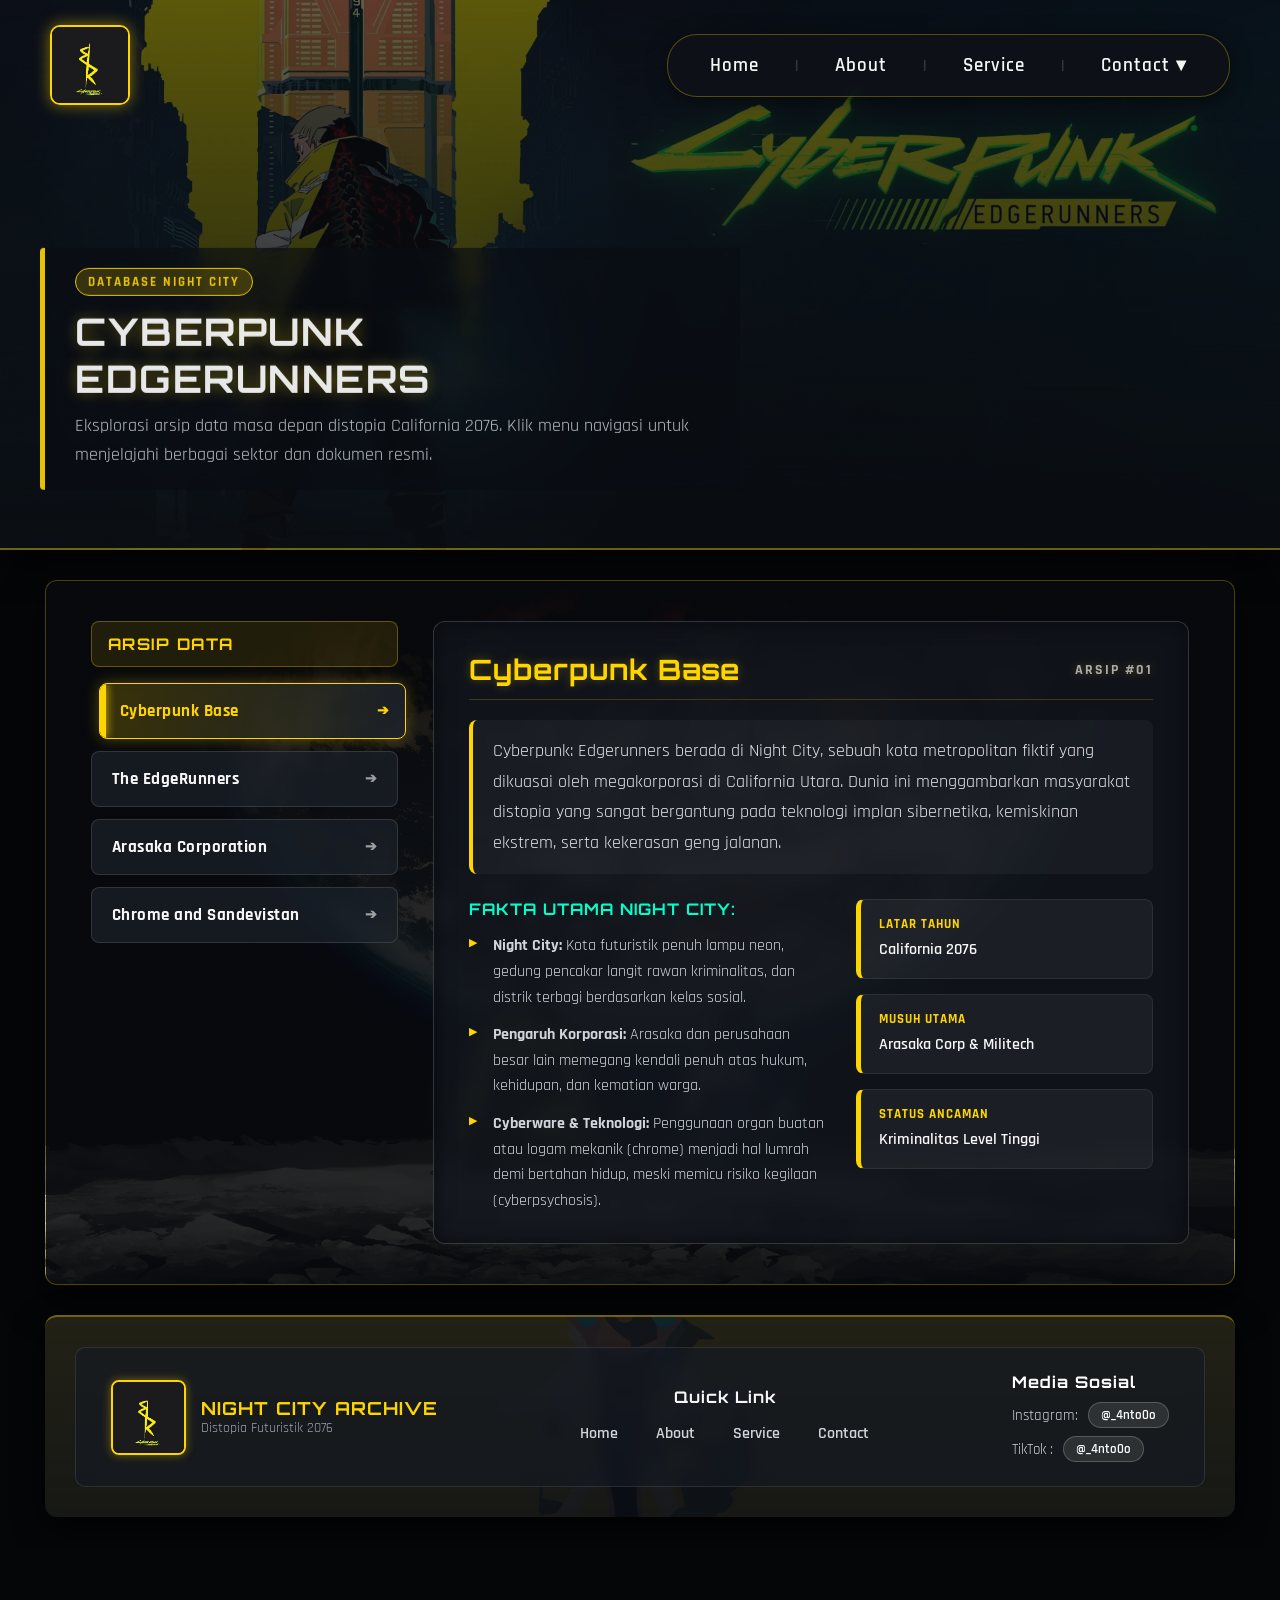
<file: LatWeb/index.html>
<!DOCTYPE html>
<html lang="id">
<head>
    <meta charset="UTF-8">
    <meta http-equiv="refresh" content="0; url=Tugas Web.htm">
    <title>Redirecting to Tugas Web...</title>
</head>
<body>
    <p>Mengarahkan ke <a href="Tugas Web.htm">Tugas Web.htm</a>...</p>
</body>
</html>
</file>
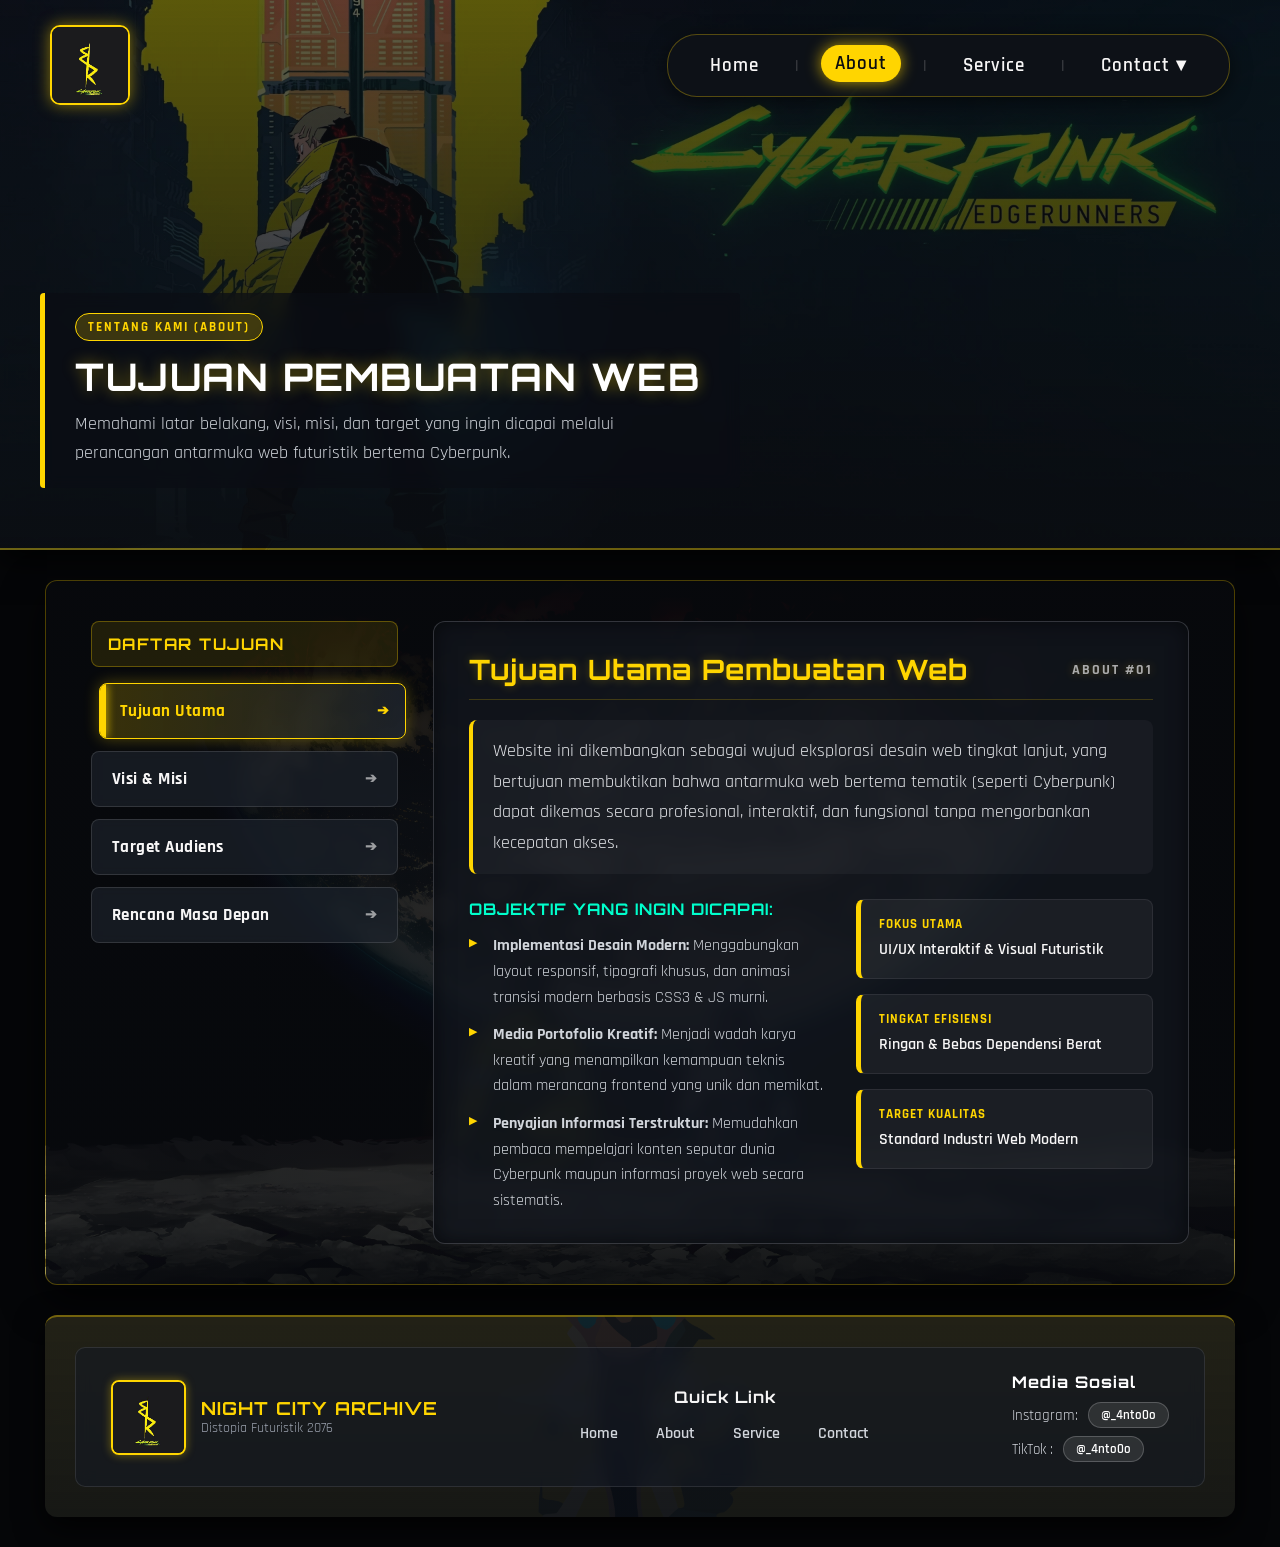
<file: LatWeb/about.html>
<!DOCTYPE html>
<html lang="id">
<head>
    <meta charset="UTF-8">
    <meta name="viewport" content="width=device-width, initial-scale=1.0">
    <title>About - Tujuan Pembuatan Web</title>
    <!-- CSS Utama & Font Cyberpunk -->
    <link rel="stylesheet" href="style.css">
</head>

<body>
    <!-- ================= BAGIAN HEADER ================= -->
    <header id="header">
      <div id="topbar">
        <div id="logo">
            <a href="Tugas Web.htm"><img src="logo.jpg" alt="Logo Utama"></a>
        </div>

        <nav id="navbar">
            <a href="home.html">Home</a>
            <span>|</span>

            <a href="about.html" class="active">About</a>
            <span>|</span>

            <a href="service.html">Service</a>
            <span>|</span>

            <!-- Dropdown Contact Wrapper -->
            <div class="contact-dropdown-wrapper">
                <a href="#contact" class="contact-trigger">Contact ▾</a>

                <!-- ================= KARTU DROPDOWN KONTAK (BISA DIEDIT MANUAL) ================= -->
                <div id="contact-card-dropdown">
                    <button class="close-contact-btn" title="Tutup">✕</button>
                    
                    <div class="contact-card-header">
                        <!-- Foto Profil / Logo Profil (Bisa diedit src-nya) -->
                        <img src="Logo-punk.jpg" alt="Logo Profil" class="contact-profile-img">
                        <div class="contact-profile-info">
                            <!-- NAMA & ROLE (Bisa diedit manual) -->
                            <h3>Anto / Web Creator</h3>
                            <span class="status-tag">Online & Available</span>
                        </div>
                    </div>

                    <ul class="contact-detail-list">
                        <!-- NOMOR TELEPON / WHATSAPP (Bisa diedit manual) -->
                        <li class="contact-item">
                            <span class="label">Nomor Telepon / WA:</span>
                            <a href="tel:+6281234567890" class="value">+62 812-3456-7890</a>
                        </li>
                        
                        <!-- EMAIL (Bisa diedit manual) -->
                        <li class="contact-item">
                            <span class="label">Alamat Email:</span>
                            <a href="mailto:contact@cyberpunk-net.id" class="value">contact@cyberpunk-net.id</a>
                        </li>

                        <!-- LOKASI / DISTRIK (Bisa diedit manual) -->
                        <li class="contact-item">
                            <span class="label">Distrik / Lokasi:</span>
                            <span class="value">Watson District, Night City</span>
                        </li>
                    </ul>

                    <!-- Tombol Chat WA Cepat (Ganti nomor di link wa.me) -->
                    <a href="https://wa.me/6281234567890" target="_blank" class="contact-btn-wa">
                        ⚡ Hubungi via WhatsApp
                    </a>
                </div>
                <!-- ================= AKHIR KARTU DROPDOWN KONTAK ================= -->
            </div>
        </nav>
      </div>

      <!-- Banner Hero Text Header -->
      <div class="header-hero">
          <span class="badge">TENTANG KAMI (ABOUT)</span>
          <h1>TUJUAN PEMBUATAN WEB</h1>
          <p>Memahami latar belakang, visi, misi, dan target yang ingin dicapai melalui perancangan antarmuka web futuristik bertema Cyberpunk.</p>
      </div>
    </header>
    
    <!-- ================= BAGIAN ISI (BODY) INTERAKTIF ================= -->
    <main id="body">
        <div id="body-layer">

            <!-- ==> Sisi Kiri: Menu Tab Tujuan Pembuatan Web <== -->
            <aside id="list">
                <div class="sidebar-header">
                    <h2>Daftar Tujuan</h2>
                </div>
                <ul>
                    <li class="active" data-tab="tab-goal">
                        <button type="button">
                            <span>Tujuan Utama</span>
                            <span class="nav-indicator">➔</span>
                        </button>
                    </li>
                    <li data-tab="tab-vision">
                        <button type="button">
                            <span>Visi & Misi</span>
                            <span class="nav-indicator">➔</span>
                        </button>
                    </li>
                    <li data-tab="tab-target">
                        <button type="button">
                            <span>Target Audiens</span>
                            <span class="nav-indicator">➔</span>
                        </button>
                    </li>
                    <li data-tab="tab-roadmap">
                        <button type="button">
                            <span>Rencana Masa Depan</span>
                            <span class="nav-indicator">➔</span>
                        </button>
                    </li>
                </ul>
            </aside>
        
            <!-- ==> Sisi Kanan: Konten Berpindah dengan Transisi Animasi (BISA DIEDIT MANUAL) <== -->
            <section id="content">

                <!-- ================= TAB 1: TUJUAN UTAMA (BISA DIEDIT MANUAL) ================= -->
                <article class="tab-panel active" id="tab-goal">
                    <h1 class="maintitle">
                        Tujuan Utama Pembuatan Web
                        <span class="section-tag">About #01</span>
                    </h1>

                    <!-- [EDIT MANUAL]: Penjelasan Tujuan Utama -->
                    <div class="content-intro">
                        <p>Website ini dikembangkan sebagai wujud eksplorasi desain web tingkat lanjut, yang bertujuan membuktikan bahwa antarmuka web bertema tematik (seperti Cyberpunk) dapat dikemas secara profesional, interaktif, dan fungsional tanpa mengorbankan kecepatan akses.</p>
                    </div>

                    <div class="content-body">
                        <div class="content-left">
                            <h4>Objektif yang Ingin Dicapai:</h4>
                            <!-- [EDIT MANUAL]: Poin-Poin Tujuan -->
                            <ul>
                                <li><strong>Implementasi Desain Modern:</strong> Menggabungkan layout responsif, tipografi khusus, dan animasi transisi modern berbasis CSS3 & JS murni.</li>
                                <li><strong>Media Portofolio Kreatif:</strong> Menjadi wadah karya kreatif yang menampilkan kemampuan teknis dalam merancang frontend yang unik dan memikat.</li>
                                <li><strong>Penyajian Informasi Terstruktur:</strong> Memudahkan pembaca mempelajari konten seputar dunia Cyberpunk maupun informasi proyek web secara sistematis.</li>
                            </ul>
                        </div>

                        <div class="content-right">
                            <!-- [EDIT MANUAL]: Kartu Info Tujuan -->
                            <div class="card-info">
                                <span>Fokus Utama</span>
                                <p>UI/UX Interaktif & Visual Futuristik</p>
                            </div>
                            <div class="card-info">
                                <span>Tingkat Efisiensi</span>
                                <p>Ringan & Bebas Dependensi Berat</p>
                            </div>
                            <div class="card-info">
                                <span>Target Kualitas</span>
                                <p>Standard Industri Web Modern</p>
                            </div>
                        </div>
                    </div>
                </article>

                <!-- ================= TAB 2: VISI & MISI (BISA DIEDIT MANUAL) ================= -->
                <article class="tab-panel" id="tab-vision">
                    <h1 class="maintitle">
                        Visi & Misi Pengembangan
                        <span class="section-tag">About #02</span>
                    </h1>

                    <div class="content-intro">
                        <p>Menciptakan ekosistem web yang memberikan pengalaman visual tak terlupakan bagi pengunjung sembari mempertahankan navigasi intuitif yang ramah pengguna.</p>
                    </div>

                    <div class="content-body">
                        <div class="content-left">
                            <h4>Pilar Visi & Misi:</h4>
                            <ul>
                                <li><strong>Visi:</strong> Menjadi rujukan desain web futuristik berorientasi interaktivitas tinggi yang menginspirasi para developer muda.</li>
                                <li><strong>Misi 1:</strong> Menghadirkan transisi animasi yang mulus di setiap elemen klik pada halaman.</li>
                                <li><strong>Misi 2:</strong> Menyediakan kode HTML & CSS yang bersih, rapi, dan sangat mudah dimodifikasi secara manual.</li>
                                <li><strong>Misi 3:</strong> Mengintegrasikan sistem komunikasi kontak instan yang langsung terhubung ke WhatsApp dan profil resmi.</li>
                            </ul>
                        </div>

                        <div class="content-right">
                            <div class="card-info">
                                <span>Visi Utama</span>
                                <p>Inovasi Desain Web Futuristik</p>
                            </div>
                            <div class="card-info">
                                <span>Misi Kunci</span>
                                <p>Aksesibilitas & Kode Modular</p>
                            </div>
                            <div class="card-info">
                                <span>Nilai Utama</span>
                                <p>Kreativitas, Presisi, & Responsivitas</p>
                            </div>
                        </div>
                    </div>
                </article>

                <!-- ================= TAB 3: TARGET AUDIENS (BISA DIEDIT MANUAL) ================= -->
                <article class="tab-panel" id="tab-target">
                    <h1 class="maintitle">
                        Target Pengguna & Audiens
                        <span class="section-tag">About #03</span>
                    </h1>

                    <div class="content-intro">
                        <p>Website ini ditargetkan untuk berbagai kalangan pengguna, mulai dari akademisi, komunitas penggemar sci-fi, hingga profesional di industri teknologi digital.</p>
                    </div>

                    <div class="content-body">
                        <div class="content-left">
                            <h4>Kelompok Pengguna Utama:</h4>
                            <ul>
                                <li><strong>Penggemar Tema Cyberpunk & Sci-Fi:</strong> Mereka yang ingin menikmati nuansa visual Night City dengan konten narasi yang mendalam.</li>
                                <li><strong>Mahasiswa & Pelajar Web:</strong> Menjadi contoh studi kasus nyata tentang cara membangun tab switcher dan modal dropdown tanpa framework berat.</li>
                                <li><strong>Klien & Kolaborator:</strong> Calon mitra yang mencari jasa pembuatan website interaktif dengan identitas visual yang menonjol.</li>
                            </ul>
                        </div>

                        <div class="content-right">
                            <div class="card-info">
                                <span>Target Primer</span>
                                <p>Komunitas Web Dev & Gamer</p>
                            </div>
                            <div class="card-info">
                                <span>Tingkat Pengalaman</span>
                                <p>Pemula hingga Profesional</p>
                            </div>
                            <div class="card-info">
                                <span>Jangkauan</span>
                                <p>Nasional & Internasional</p>
                            </div>
                        </div>
                    </div>
                </article>

                <!-- ================= TAB 4: RENCANA MASA DEPAN (BISA DIEDIT MANUAL) ================= -->
                <article class="tab-panel" id="tab-roadmap">
                    <h1 class="maintitle">
                        Rencana Pengembangan (Roadmap)
                        <span class="section-tag">About #04</span>
                    </h1>

                    <div class="content-intro">
                        <p>Pengembangan website ini tidak berhenti di sini. Terdapat beberapa rencana pembaruan fitur di masa mendatang guna memperkaya fungsionalitas dan interaktivitas sistem.</p>
                    </div>

                    <div class="content-body">
                        <div class="content-left">
                            <h4>Agenda Rencana Pengembangan:</h4>
                            <ul>
                                <li><strong>Efek Suara Terminal (SFX):</strong> Menambahkan efek audio klik tombol bertema synthwave sci-fi opsional.</li>
                                <li><strong>Fitur Galeri Interaktif:</strong> Menambahkan slider screenshot konsep seni Night City dengan efek lightbox.</li>
                                <li><strong>Formulir Kontak Terintegrasi:</strong> Formulir pesan instan yang langsung terkirim ke WhatsApp / Email tanpa perantara.</li>
                            </ul>
                        </div>

                        <div class="content-right">
                            <div class="card-info">
                                <span>Fase 1 (Selesai)</span>
                                <p>Upgrade Navigasi & Transisi Halus</p>
                            </div>
                            <div class="card-info">
                                <span>Fase 2 (Berikutnya)</span>
                                <p>Audio SFX & Dynamic Dark Mode</p>
                            </div>
                            <div class="card-info">
                                <span>Fase 3 (Masa Depan)</span>
                                <p>Integrasi Database & API Live</p>
                            </div>
                        </div>
                    </div>
                </article>

            </section>
        </div>
    </main>
    
    <!-- ================= BAGIAN FOOTER ================= -->
    <footer id="footer">
      <div id="footer-layer">

         <div id="footer-logo">
            <img src="logo.jpg" alt="Logo Footer">
            <div class="footer-brand-text">
                <h4>NIGHT CITY ARCHIVE</h4>
                <p>Distopia Futuristik 2076</p>
            </div>
         </div>

         <div id="footer-nav">
          <h3>Quick Link</h3>
          <div class="nav-links">
              <a href="home.html">Home</a>
              <a href="about.html">About</a>
              <a href="service.html">Service</a>
              <a href="#contact" class="contact-trigger">Contact</a>
          </div>
         </div>

         <div id="footer-social">
          <h3>Media Sosial</h3>
          <ul>
            <li>Instagram: <a href="https://instagram.com" target="_blank">@_4nto0o</a></li>
            <li>TikTok   : <a href="https://tiktok.com" target="_blank">@_4nto0o</a></li>
          </ul>
         </div>

      </div>
    </footer>

    <!-- Script JavaScript untuk Animasi & Interaksi Tab -->
    <script src="script.js"></script>
</body>
</html>
</file>
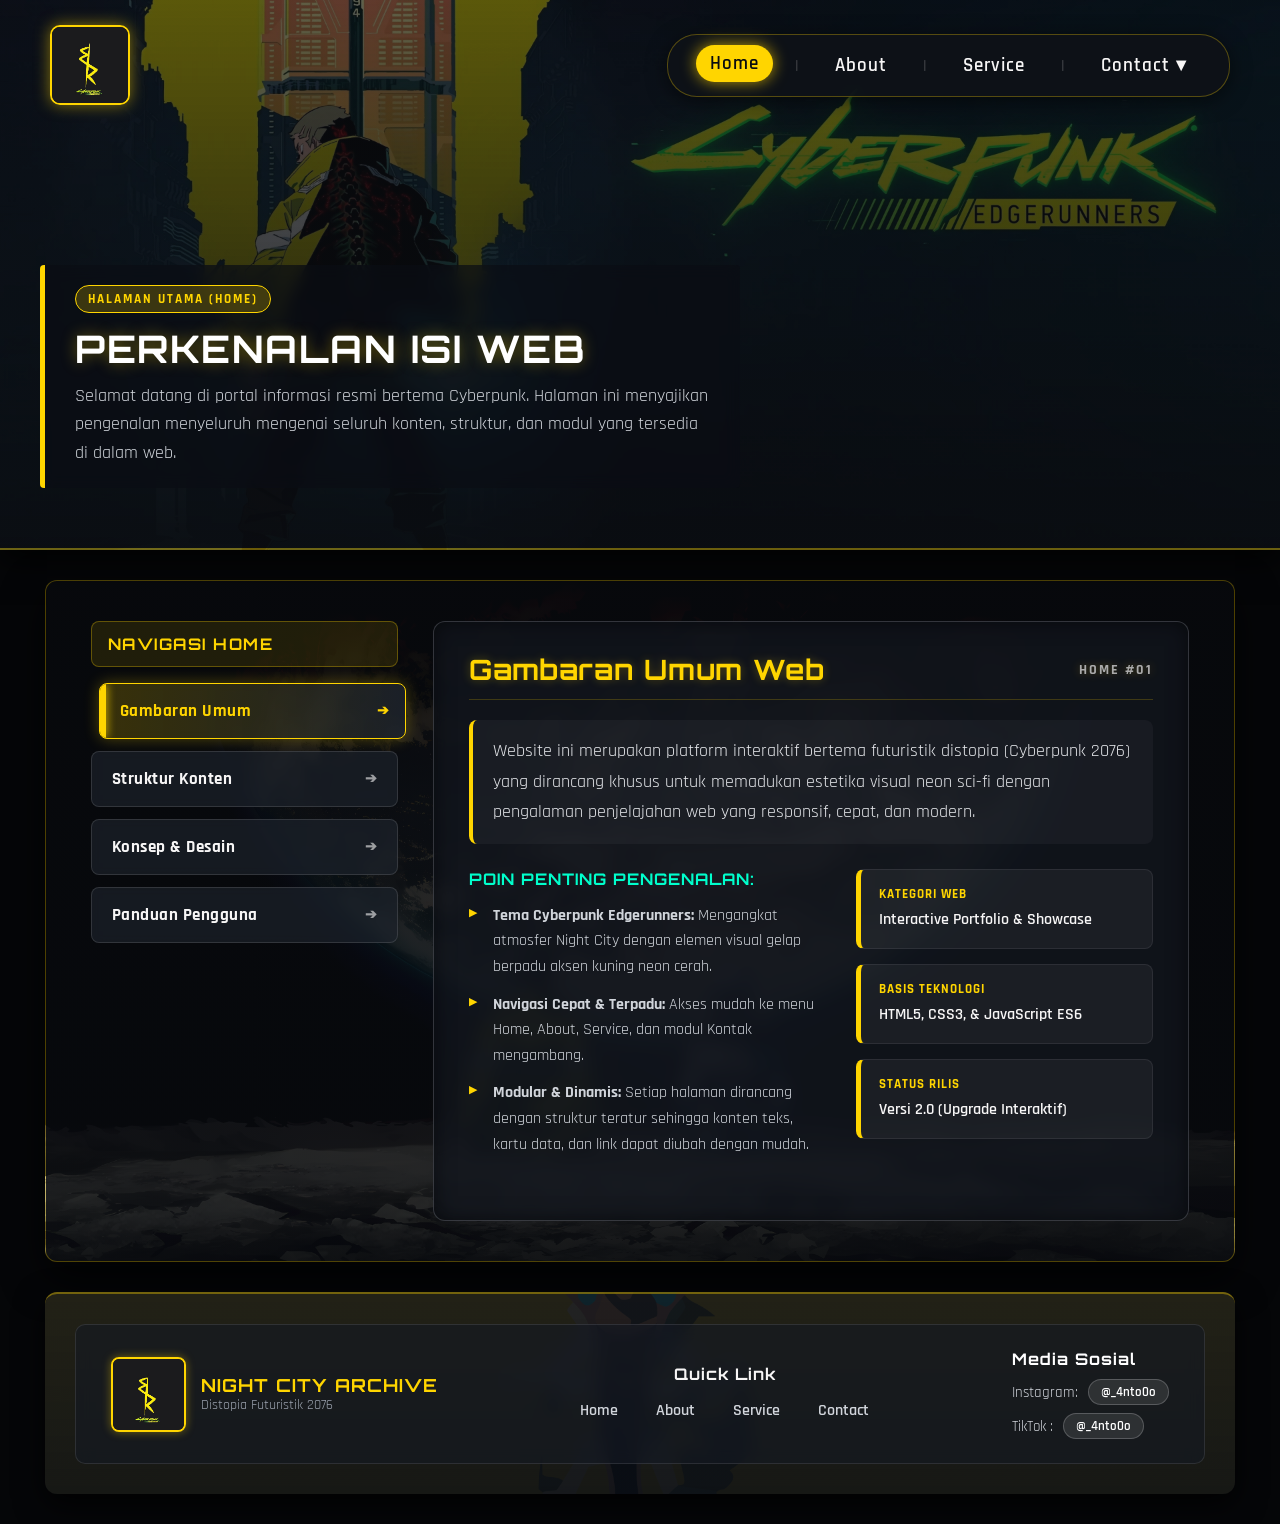
<file: LatWeb/home.html>
<!DOCTYPE html>
<html lang="id">
<head>
    <meta charset="UTF-8">
    <meta name="viewport" content="width=device-width, initial-scale=1.0">
    <title>Home - Perkenalan Isi Web</title>
    <!-- CSS Utama & Font Cyberpunk -->
    <link rel="stylesheet" href="style.css">
</head>

<body>
    <!-- ================= BAGIAN HEADER ================= -->
    <header id="header">
      <div id="topbar">
        <div id="logo">
            <a href="Tugas Web.htm"><img src="logo.jpg" alt="Logo Utama"></a>
        </div>

        <nav id="navbar">
            <a href="home.html" class="active">Home</a>
            <span>|</span>

            <a href="about.html">About</a>
            <span>|</span>

            <a href="service.html">Service</a>
            <span>|</span>

            <!-- Dropdown Contact Wrapper -->
            <div class="contact-dropdown-wrapper">
                <a href="#contact" class="contact-trigger">Contact ▾</a>

                <!-- ================= KARTU DROPDOWN KONTAK (BISA DIEDIT MANUAL) ================= -->
                <div id="contact-card-dropdown">
                    <button class="close-contact-btn" title="Tutup">✕</button>
                    
                    <div class="contact-card-header">
                        <!-- Foto Profil / Logo Profil (Bisa diedit src-nya) -->
                        <img src="Logo-punk.jpg" alt="Logo Profil" class="contact-profile-img">
                        <div class="contact-profile-info">
                            <!-- NAMA & ROLE (Bisa diedit manual) -->
                            <h3>Anto / Web Creator</h3>
                            <span class="status-tag">Online & Available</span>
                        </div>
                    </div>

                    <ul class="contact-detail-list">
                        <!-- NOMOR TELEPON / WHATSAPP (Bisa diedit manual) -->
                        <li class="contact-item">
                            <span class="label">Nomor Telepon / WA:</span>
                            <a href="tel:+6281234567890" class="value">+62 812-3456-7890</a>
                        </li>
                        
                        <!-- EMAIL (Bisa diedit manual) -->
                        <li class="contact-item">
                            <span class="label">Alamat Email:</span>
                            <a href="mailto:contact@cyberpunk-net.id" class="value">contact@cyberpunk-net.id</a>
                        </li>

                        <!-- LOKASI / DISTRIK (Bisa diedit manual) -->
                        <li class="contact-item">
                            <span class="label">Distrik / Lokasi:</span>
                            <span class="value">Watson District, Night City</span>
                        </li>
                    </ul>

                    <!-- Tombol Chat WA Cepat (Ganti nomor di link wa.me) -->
                    <a href="https://wa.me/6281234567890" target="_blank" class="contact-btn-wa">
                        ⚡ Hubungi via WhatsApp
                    </a>
                </div>
                <!-- ================= AKHIR KARTU DROPDOWN KONTAK ================= -->
            </div>
        </nav>
      </div>

      <!-- Banner Hero Text Header -->
      <div class="header-hero">
          <span class="badge">HALAMAN UTAMA (HOME)</span>
          <h1>PERKENALAN ISI WEB</h1>
          <p>Selamat datang di portal informasi resmi bertema Cyberpunk. Halaman ini menyajikan pengenalan menyeluruh mengenai seluruh konten, struktur, dan modul yang tersedia di dalam web.</p>
      </div>
    </header>
    
    <!-- ================= BAGIAN ISI (BODY) INTERAKTIF ================= -->
    <main id="body">
        <div id="body-layer">

            <!-- ==> Sisi Kiri: Menu Tab Perkenalan <== -->
            <aside id="list">
                <div class="sidebar-header">
                    <h2>Navigasi Home</h2>
                </div>
                <ul>
                    <li class="active" data-tab="tab-intro">
                        <button type="button">
                            <span>Gambaran Umum</span>
                            <span class="nav-indicator">➔</span>
                        </button>
                    </li>
                    <li data-tab="tab-structure">
                        <button type="button">
                            <span>Struktur Konten</span>
                            <span class="nav-indicator">➔</span>
                        </button>
                    </li>
                    <li data-tab="tab-theme">
                        <button type="button">
                            <span>Konsep & Desain</span>
                            <span class="nav-indicator">➔</span>
                        </button>
                    </li>
                    <li data-tab="tab-guide">
                        <button type="button">
                            <span>Panduan Pengguna</span>
                            <span class="nav-indicator">➔</span>
                        </button>
                    </li>
                </ul>
            </aside>
        
            <!-- ==> Sisi Kanan: Konten Berpindah dengan Transisi Animasi (BISA DIEDIT MANUAL) <== -->
            <section id="content">

                <!-- ================= TAB 1: GAMBARAN UMUM (BISA DIEDIT MANUAL) ================= -->
                <article class="tab-panel active" id="tab-intro">
                    <h1 class="maintitle">
                        Gambaran Umum Web
                        <span class="section-tag">Home #01</span>
                    </h1>

                    <!-- [EDIT MANUAL]: Paragraf Ringkasan Perkenalan Web -->
                    <div class="content-intro">
                        <p>Website ini merupakan platform interaktif bertema futuristik distopia (Cyberpunk 2076) yang dirancang khusus untuk memadukan estetika visual neon sci-fi dengan pengalaman penjelajahan web yang responsif, cepat, dan modern.</p>
                    </div>

                    <div class="content-body">
                        <div class="content-left">
                            <h4>Poin Penting Pengenalan:</h4>
                            <!-- [EDIT MANUAL]: Daftar Poin Isi Web -->
                            <ul>
                                <li><strong>Tema Cyberpunk Edgerunners:</strong> Mengangkat atmosfer Night City dengan elemen visual gelap berpadu aksen kuning neon cerah.</li>
                                <li><strong>Navigasi Cepat & Terpadu:</strong> Akses mudah ke menu Home, About, Service, dan modul Kontak mengambang.</li>
                                <li><strong>Modular & Dinamis:</strong> Setiap halaman dirancang dengan struktur teratur sehingga konten teks, kartu data, dan link dapat diubah dengan mudah.</li>
                            </ul>
                        </div>

                        <div class="content-right">
                            <!-- [EDIT MANUAL]: Kartu Informasi Ringkas -->
                            <div class="card-info">
                                <span>Kategori Web</span>
                                <p>Interactive Portfolio & Showcase</p>
                            </div>
                            <div class="card-info">
                                <span>Basis Teknologi</span>
                                <p>HTML5, CSS3, & JavaScript ES6</p>
                            </div>
                            <div class="card-info">
                                <span>Status Rilis</span>
                                <p>Versi 2.0 (Upgrade Interaktif)</p>
                            </div>
                        </div>
                    </div>
                </article>

                <!-- ================= TAB 2: STRUKTUR KONTEN (BISA DIEDIT MANUAL) ================= -->
                <article class="tab-panel" id="tab-structure">
                    <h1 class="maintitle">
                        Struktur & Cakupan Konten
                        <span class="section-tag">Home #02</span>
                    </h1>

                    <div class="content-intro">
                        <p>Seluruh sistem di dalam website ini dibagi menjadi beberapa bagian utama yang saling terhubung untuk memberikan informasi yang lengkap kepada pengunjung.</p>
                    </div>

                    <div class="content-body">
                        <div class="content-left">
                            <h4>Bagian-Bagian Utama Website:</h4>
                            <ul>
                                <li><strong>Halaman Utama (Tugas Web):</strong> Menampilkan database ensiklopedia lore Night City, faksi Edgerunners, dan teknologi cyberware.</li>
                                <li><strong>Halaman About:</strong> Menguraikan visi, misi, serta tujuan utama pembuatan website bagi pengguna.</li>
                                <li><strong>Halaman Service:</strong> Menyajikan katalog layanan dan kapabilitas pengembangan web yang ditawarkan.</li>
                                <li><strong>Fitur Contact Dropdown:</strong> Menyediakan kartu profil interaktif dengan nomor kontak cepat dan tombol WhatsApp.</li>
                            </ul>
                        </div>

                        <div class="content-right">
                            <div class="card-info">
                                <span>Total Halaman</span>
                                <p>4 Halaman Utama Terhubung</p>
                            </div>
                            <div class="card-info">
                                <span>Interaktivitas</span>
                                <p>Tab Switcher & Dynamic Dropdown</p>
                            </div>
                            <div class="card-info">
                                <span>Kemudahan Edit</span>
                                <p>100% Manual Editable Code</p>
                            </div>
                        </div>
                    </div>
                </article>

                <!-- ================= TAB 3: KONSEP & DESAIN (BISA DIEDIT MANUAL) ================= -->
                <article class="tab-panel" id="tab-theme">
                    <h1 class="maintitle">
                        Konsep Desain & Estetika
                        <span class="section-tag">Home #03</span>
                    </h1>

                    <div class="content-intro">
                        <p>Konsep visual menggabungkan palet warna gelap kontras tinggi (Dark Matte) dengan aksen kuning emas (Cyberpunk Yellow) dan cyan neon, menciptakan nuansa terminal konsol futuristik yang elegan.</p>
                    </div>

                    <div class="content-body">
                        <div class="content-left">
                            <h4>Filosofi Desain Antarmuka:</h4>
                            <ul>
                                <li><strong>Transisi Halus:</strong> Setiap perpindahan tab menggunakan transisi CSS easing untuk kenyamanan mata pengguna.</li>
                                <li><strong>Tipografi Berkarakter:</strong> Menggunakan font bertema sci-fi seperti <em>Orbitron</em> dan <em>Rajdhani</em> untuk mempertegas identitas cyberpunk.</li>
                                <li><strong>Glassmorphism & Glow:</strong> Efek blur transparan dan pantulan cahaya neon pada kartu dan tombol navigasi.</li>
                            </ul>
                        </div>

                        <div class="content-right">
                            <div class="card-info">
                                <span>Warna Primer</span>
                                <p>#ffd500 (Neon Cyber Yellow)</p>
                            </div>
                            <div class="card-info">
                                <span>Warna Latar</span>
                                <p>#050608 (Deep Cyberpunk Black)</p>
                            </div>
                            <div class="card-info">
                                <span>Efek Animasi</span>
                                <p>Smooth Slide & Fade Transitions</p>
                            </div>
                        </div>
                    </div>
                </article>

                <!-- ================= TAB 4: PANDUAN PENGGUNA (BISA DIEDIT MANUAL) ================= -->
                <article class="tab-panel" id="tab-guide">
                    <h1 class="maintitle">
                        Panduan Penjelajahan
                        <span class="section-tag">Home #04</span>
                    </h1>

                    <div class="content-intro">
                        <p>Website ini sangat mudah dijelajahi baik melalui desktop maupun perangkat mobile. Berikut adalah cara memaksimalkan fitur yang tersedia.</p>
                    </div>

                    <div class="content-body">
                        <div class="content-left">
                            <h4>Langkah-Langkah Menjelajahi:</h4>
                            <ul>
                                <li><strong>Klik Menu Sidebar:</strong> Pilih salah satu opsi di bilah sisi kiri untuk mengganti konten di sisi kanan tanpa memuat ulang (reload) halaman.</li>
                                <li><strong>Buka Dropdown Kontak:</strong> Klik tombol <em>Contact ▾</em> di navbar atas atau footer bawah untuk melihat profil, nomor telepon, dan WhatsApp.</li>
                                <li><strong>Kustomisasi Konten:</strong> Anda dapat membuka file ini di text editor dan langsung mengganti teks di dalam tag <code>&lt;p&gt;</code> atau <code>&lt;li&gt;</code>.</li>
                            </ul>
                        </div>

                        <div class="content-right">
                            <div class="card-info">
                                <span>Perangkat Didukung</span>
                                <p>Desktop, Tablet, & Smartphone</p>
                            </div>
                            <div class="card-info">
                                <span>Kecepatan Akses</span>
                                <p>Ultra Cepat Tanpa Reload</p>
                            </div>
                            <div class="card-info">
                                <span>Bantuan Kontak</span>
                                <p>Tersedia di Menu Contact</p>
                            </div>
                        </div>
                    </div>
                </article>

            </section>
        </div>
    </main>
    
    <!-- ================= BAGIAN FOOTER ================= -->
    <footer id="footer">
      <div id="footer-layer">

         <div id="footer-logo">
            <img src="logo.jpg" alt="Logo Footer">
            <div class="footer-brand-text">
                <h4>NIGHT CITY ARCHIVE</h4>
                <p>Distopia Futuristik 2076</p>
            </div>
         </div>

         <div id="footer-nav">
          <h3>Quick Link</h3>
          <div class="nav-links">
              <a href="home.html">Home</a>
              <a href="about.html">About</a>
              <a href="service.html">Service</a>
              <a href="#contact" class="contact-trigger">Contact</a>
          </div>
         </div>

         <div id="footer-social">
          <h3>Media Sosial</h3>
          <ul>
            <li>Instagram: <a href="https://instagram.com" target="_blank">@_4nto0o</a></li>
            <li>TikTok   : <a href="https://tiktok.com" target="_blank">@_4nto0o</a></li>
          </ul>
         </div>

      </div>
    </footer>

    <!-- Script JavaScript untuk Animasi & Interaksi Tab -->
    <script src="script.js"></script>
</body>
</html>
</file>
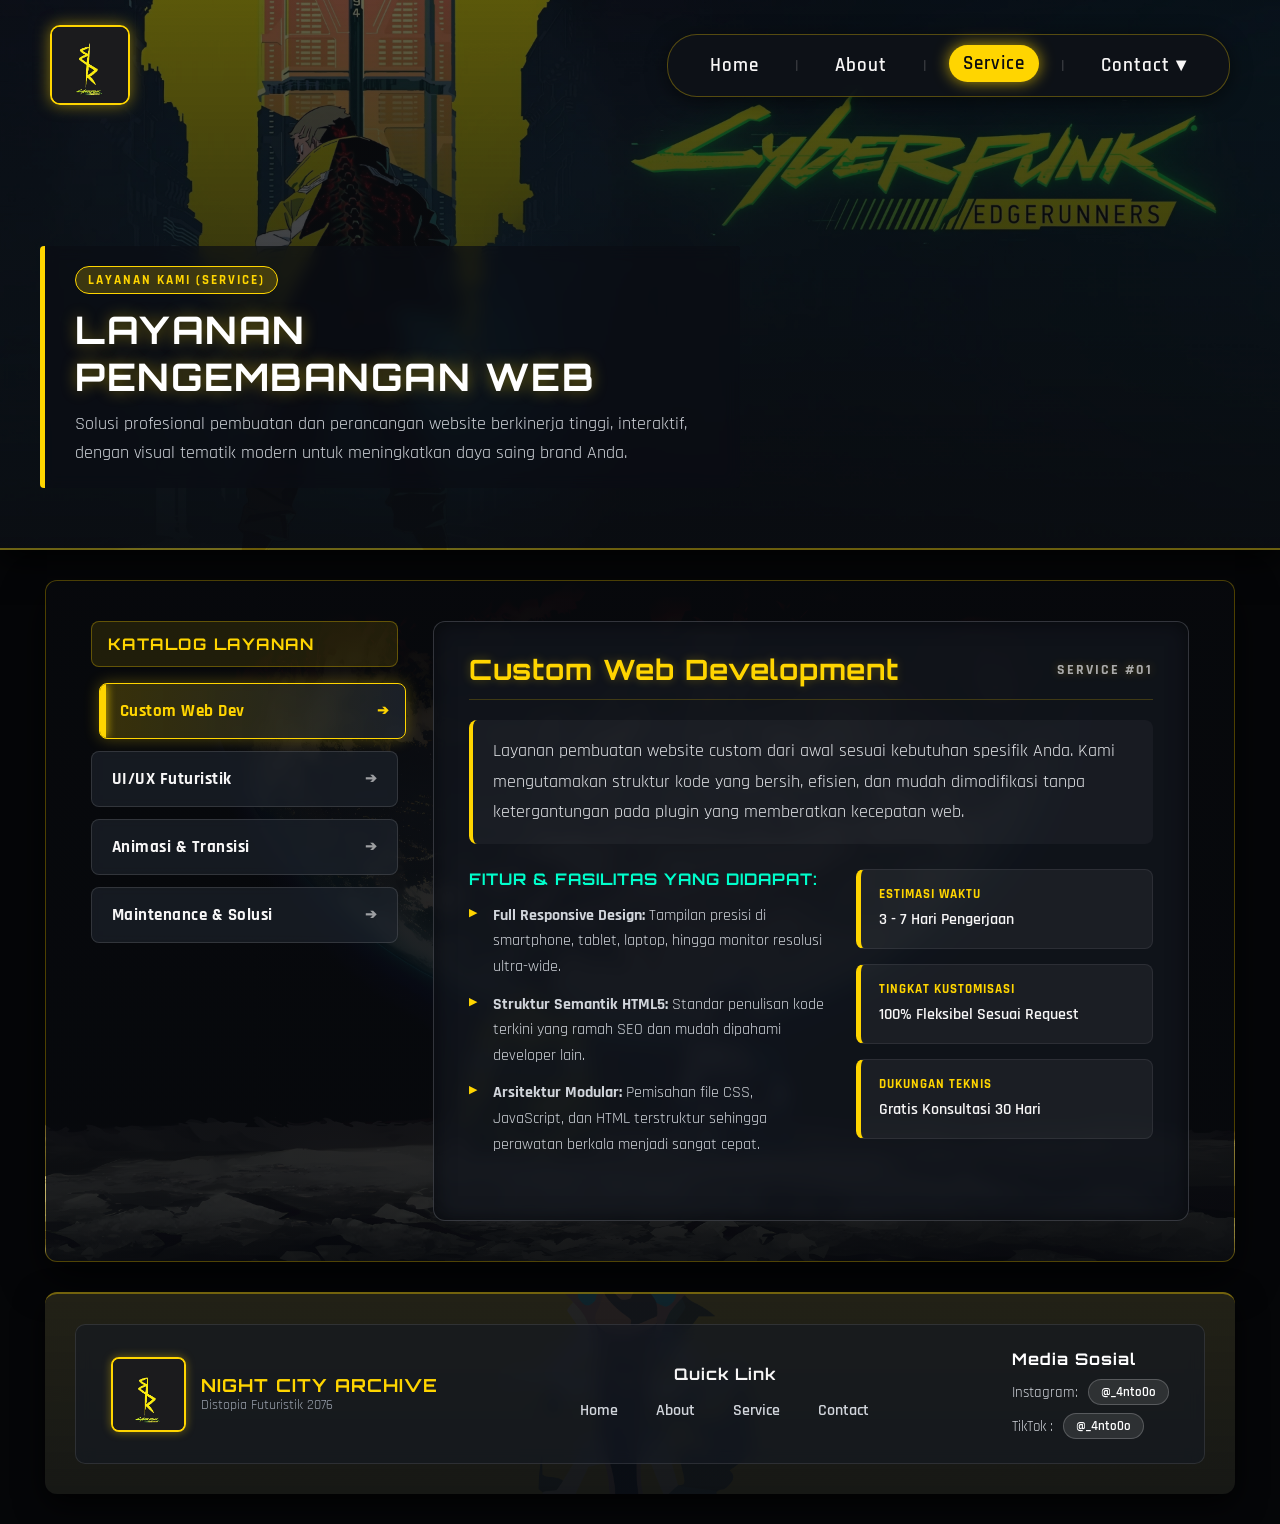
<file: LatWeb/service.html>
<!DOCTYPE html>
<html lang="id">
<head>
    <meta charset="UTF-8">
    <meta name="viewport" content="width=device-width, initial-scale=1.0">
    <title>Service - Layanan Website</title>
    <!-- CSS Utama & Font Cyberpunk -->
    <link rel="stylesheet" href="style.css">
</head>

<body>
    <!-- ================= BAGIAN HEADER ================= -->
    <header id="header">
      <div id="topbar">
        <div id="logo">
            <a href="Tugas Web.htm"><img src="logo.jpg" alt="Logo Utama"></a>
        </div>

        <nav id="navbar">
            <a href="home.html">Home</a>
            <span>|</span>

            <a href="about.html">About</a>
            <span>|</span>

            <a href="service.html" class="active">Service</a>
            <span>|</span>

            <!-- Dropdown Contact Wrapper -->
            <div class="contact-dropdown-wrapper">
                <a href="#contact" class="contact-trigger">Contact ▾</a>

                <!-- ================= KARTU DROPDOWN KONTAK (BISA DIEDIT MANUAL) ================= -->
                <div id="contact-card-dropdown">
                    <button class="close-contact-btn" title="Tutup">✕</button>
                    
                    <div class="contact-card-header">
                        <!-- Foto Profil / Logo Profil (Bisa diedit src-nya) -->
                        <img src="Logo-punk.jpg" alt="Logo Profil" class="contact-profile-img">
                        <div class="contact-profile-info">
                            <!-- NAMA & ROLE (Bisa diedit manual) -->
                            <h3>Anto / Web Creator</h3>
                            <span class="status-tag">Online & Available</span>
                        </div>
                    </div>

                    <ul class="contact-detail-list">
                        <!-- NOMOR TELEPON / WHATSAPP (Bisa diedit manual) -->
                        <li class="contact-item">
                            <span class="label">Nomor Telepon / WA:</span>
                            <a href="tel:+6281234567890" class="value">+62 812-3456-7890</a>
                        </li>
                        
                        <!-- EMAIL (Bisa diedit manual) -->
                        <li class="contact-item">
                            <span class="label">Alamat Email:</span>
                            <a href="mailto:contact@cyberpunk-net.id" class="value">contact@cyberpunk-net.id</a>
                        </li>

                        <!-- LOKASI / DISTRIK (Bisa diedit manual) -->
                        <li class="contact-item">
                            <span class="label">Distrik / Lokasi:</span>
                            <span class="value">Watson District, Night City</span>
                        </li>
                    </ul>

                    <!-- Tombol Chat WA Cepat (Ganti nomor di link wa.me) -->
                    <a href="https://wa.me/6281234567890" target="_blank" class="contact-btn-wa">
                        ⚡ Hubungi via WhatsApp
                    </a>
                </div>
                <!-- ================= AKHIR KARTU DROPDOWN KONTAK ================= -->
            </div>
        </nav>
      </div>

      <!-- Banner Hero Text Header -->
      <div class="header-hero">
          <span class="badge">LAYANAN KAMI (SERVICE)</span>
          <h1>LAYANAN PENGEMBANGAN WEB</h1>
          <p>Solusi profesional pembuatan dan perancangan website berkinerja tinggi, interaktif, dengan visual tematik modern untuk meningkatkan daya saing brand Anda.</p>
      </div>
    </header>
    
    <!-- ================= BAGIAN ISI (BODY) INTERAKTIF ================= -->
    <main id="body">
        <div id="body-layer">

            <!-- ==> Sisi Kiri: Menu Tab Layanan <== -->
            <aside id="list">
                <div class="sidebar-header">
                    <h2>Katalog Layanan</h2>
                </div>
                <ul>
                    <li class="active" data-tab="tab-custom-web">
                        <button type="button">
                            <span>Custom Web Dev</span>
                            <span class="nav-indicator">➔</span>
                        </button>
                    </li>
                    <li data-tab="tab-ui-ux">
                        <button type="button">
                            <span>UI/UX Futuristik</span>
                            <span class="nav-indicator">➔</span>
                        </button>
                    </li>
                    <li data-tab="tab-interactive">
                        <button type="button">
                            <span>Animasi & Transisi</span>
                            <span class="nav-indicator">➔</span>
                        </button>
                    </li>
                    <li data-tab="tab-consulting">
                        <button type="button">
                            <span>Maintenance & Solusi</span>
                            <span class="nav-indicator">➔</span>
                        </button>
                    </li>
                </ul>
            </aside>
        
            <!-- ==> Sisi Kanan: Konten Berpindah dengan Transisi Animasi (BISA DIEDIT MANUAL) <== -->
            <section id="content">

                <!-- ================= TAB 1: CUSTOM WEB DEV (BISA DIEDIT MANUAL) ================= -->
                <article class="tab-panel active" id="tab-custom-web">
                    <h1 class="maintitle">
                        Custom Web Development
                        <span class="section-tag">Service #01</span>
                    </h1>

                    <!-- [EDIT MANUAL]: Penjelasan Layanan 1 -->
                    <div class="content-intro">
                        <p>Layanan pembuatan website custom dari awal sesuai kebutuhan spesifik Anda. Kami mengutamakan struktur kode yang bersih, efisien, dan mudah dimodifikasi tanpa ketergantungan pada plugin yang memberatkan kecepatan web.</p>
                    </div>

                    <div class="content-body">
                        <div class="content-left">
                            <h4>Fitur & Fasilitas yang Didapat:</h4>
                            <!-- [EDIT MANUAL]: Detail Fitur Layanan -->
                            <ul>
                                <li><strong>Full Responsive Design:</strong> Tampilan presisi di smartphone, tablet, laptop, hingga monitor resolusi ultra-wide.</li>
                                <li><strong>Struktur Semantik HTML5:</strong> Standar penulisan kode terkini yang ramah SEO dan mudah dipahami developer lain.</li>
                                <li><strong>Arsitektur Modular:</strong> Pemisahan file CSS, JavaScript, dan HTML terstruktur sehingga perawatan berkala menjadi sangat cepat.</li>
                            </ul>
                        </div>

                        <div class="content-right">
                            <!-- [EDIT MANUAL]: Kartu Info Layanan -->
                            <div class="card-info">
                                <span>Estimasi Waktu</span>
                                <p>3 - 7 Hari Pengerjaan</p>
                            </div>
                            <div class="card-info">
                                <span>Tingkat Kustomisasi</span>
                                <p>100% Fleksibel Sesuai Request</p>
                            </div>
                            <div class="card-info">
                                <span>Dukungan Teknis</span>
                                <p>Gratis Konsultasi 30 Hari</p>
                            </div>
                        </div>
                    </div>
                </article>

                <!-- ================= TAB 2: UI/UX FUTURISTIK (BISA DIEDIT MANUAL) ================= -->
                <article class="tab-panel" id="tab-ui-ux">
                    <h1 class="maintitle">
                        Desain UI/UX Futuristik
                        <span class="section-tag">Service #02</span>
                    </h1>

                    <div class="content-intro">
                        <p>Hadirkan identitas visual yang ikonik dan tak terlupakan bagi pengunjung. Kami merancang desain antarmuka bernuansa Cyberpunk, Sci-Fi, Dark Mode, maupun Modern Minimalis yang memukau.</p>
                    </div>

                    <div class="content-body">
                        <div class="content-left">
                            <h4>Keunggulan Desain Kami:</h4>
                            <ul>
                                <li><strong>Palet Warna Khusus:</strong> Perpaduan kontras tinggi, efek neon glow, dan pencahayaan aksen yang proporsional.</li>
                                <li><strong>Komponen Glassmorphism:</strong> Panel kartu semi-transparan dengan efek blur latar belakang yang modern.</li>
                                <li><strong>Navigasi Intuitif:</strong> Tata letak tombol dan menu yang dirancang agar alur penjelajahan terasa alami dan nyaman.</li>
                            </ul>
                        </div>

                        <div class="content-right">
                            <div class="card-info">
                                <span>Gaya Desain</span>
                                <p>Cyberpunk, Synthwave, & Modern Dark</p>
                            </div>
                            <div class="card-info">
                                <span>Aset Diberikan</span>
                                <p>Palet Warna & Font Web Terlisensi</p>
                            </div>
                            <div class="card-info">
                                <span>Revisi Desain</span>
                                <p>Hingga Sesuai Ekspektasi Klien</p>
                            </div>
                        </div>
                    </div>
                </article>

                <!-- ================= TAB 3: ANIMASI & TRANSISI (BISA DIEDIT MANUAL) ================= -->
                <article class="tab-panel" id="tab-interactive">
                    <h1 class="maintitle">
                        Upgrade Interaktivitas & Transisi
                        <span class="section-tag">Service #03</span>
                    </h1>

                    <div class="content-intro">
                        <p>Mengubah website statis yang membosankan menjadi portal interaktif yang hidup. Dengan animasi transisi saat diklik, efek hover 3D, dan sistem tab dinamis tanpa reload halaman.</p>
                    </div>

                    <div class="content-body">
                        <div class="content-left">
                            <h4>Peningkatan Interaksi yang Ditawarkan:</h4>
                            <ul>
                                <li><strong>Smooth Tab Switching:</strong> Transisi halus saat memilih menu konten di dalam satu layar tanpa reload browser.</li>
                                <li><strong>Interactive Dropdowns & Modals:</strong> Menu kontak slide-down dengan kartu profil dan tombol WhatsApp sekali klik.</li>
                                <li><strong>Hover Micro-Interactions:</strong> Efek timbul, perubahan glow, dan indikator panah dinamis pada elemen yang disentuh kursor.</li>
                            </ul>
                        </div>

                        <div class="content-right">
                            <div class="card-info">
                                <span>Metode Animasi</span>
                                <p>Pure CSS3 Keyframes & Light JS</p>
                            </div>
                            <div class="card-info">
                                <span>Dampak Performa</span>
                                <p>60 FPS Ringan Tanpa Lag</p>
                            </div>
                            <div class="card-info">
                                <span>Kompatibilitas</span>
                                <p>Semua Browser Populer Modern</p>
                            </div>
                        </div>
                    </div>
                </article>

                <!-- ================= TAB 4: MAINTENANCE & SOLUSI (BISA DIEDIT MANUAL) ================= -->
                <article class="tab-panel" id="tab-consulting">
                    <h1 class="maintitle">
                        Maintenance & Konsultasi Web
                        <span class="section-tag">Service #04</span>
                    </h1>

                    <div class="content-intro">
                        <p>Layanan pendampingan teknis dan perawatan berkala untuk memastikan performa website Anda selalu prima, bebas error, dan kontennya senantiasa up-to-date.</p>
                    </div>

                    <div class="content-body">
                        <div class="content-left">
                            <h4>Ruang Lingkup Perawatan:</h4>
                            <ul>
                                <li><strong>Audit Kode & Perbaikan Bug:</strong> Mengidentifikasi kendala tampilan yang rusak atau fungsi JavaScript yang tidak berjalan.</li>
                                <li><strong>Pembaruan Konten:</strong> Membantu mengubah teks, memperbarui nomor kontak, menambahkan portofolio, dan mengganti gambar.</li>
                                <li><strong>Konsultasi Frontend:</strong> Memberikan masukan strategis mengenai tren teknologi web dan optimasi pengalaman pengguna.</li>
                            </ul>
                        </div>

                        <div class="content-right">
                            <div class="card-info">
                                <span>Paket Perawatan</span>
                                <p>Insidental atau Bulanan</p>
                            </div>
                            <div class="card-info">
                                <span>Respon Support</span>
                                <p>Cepat Melalui Chat WhatsApp</p>
                            </div>
                            <div class="card-info">
                                <span>Garansi Kerja</span>
                                <p>Pasti Tuntas Sesuai Kebutuhan</p>
                            </div>
                        </div>
                    </div>
                </article>

            </section>
        </div>
    </main>
    
    <!-- ================= BAGIAN FOOTER ================= -->
    <footer id="footer">
      <div id="footer-layer">

         <div id="footer-logo">
            <img src="logo.jpg" alt="Logo Footer">
            <div class="footer-brand-text">
                <h4>NIGHT CITY ARCHIVE</h4>
                <p>Distopia Futuristik 2076</p>
            </div>
         </div>

         <div id="footer-nav">
          <h3>Quick Link</h3>
          <div class="nav-links">
              <a href="home.html">Home</a>
              <a href="about.html">About</a>
              <a href="service.html">Service</a>
              <a href="#contact" class="contact-trigger">Contact</a>
          </div>
         </div>

         <div id="footer-social">
          <h3>Media Sosial</h3>
          <ul>
            <li>Instagram: <a href="https://instagram.com" target="_blank">@_4nto0o</a></li>
            <li>TikTok   : <a href="https://tiktok.com" target="_blank">@_4nto0o</a></li>
          </ul>
         </div>

      </div>
    </footer>

    <!-- Script JavaScript untuk Animasi & Interaksi Tab -->
    <script src="script.js"></script>
</body>
</html>
</file>
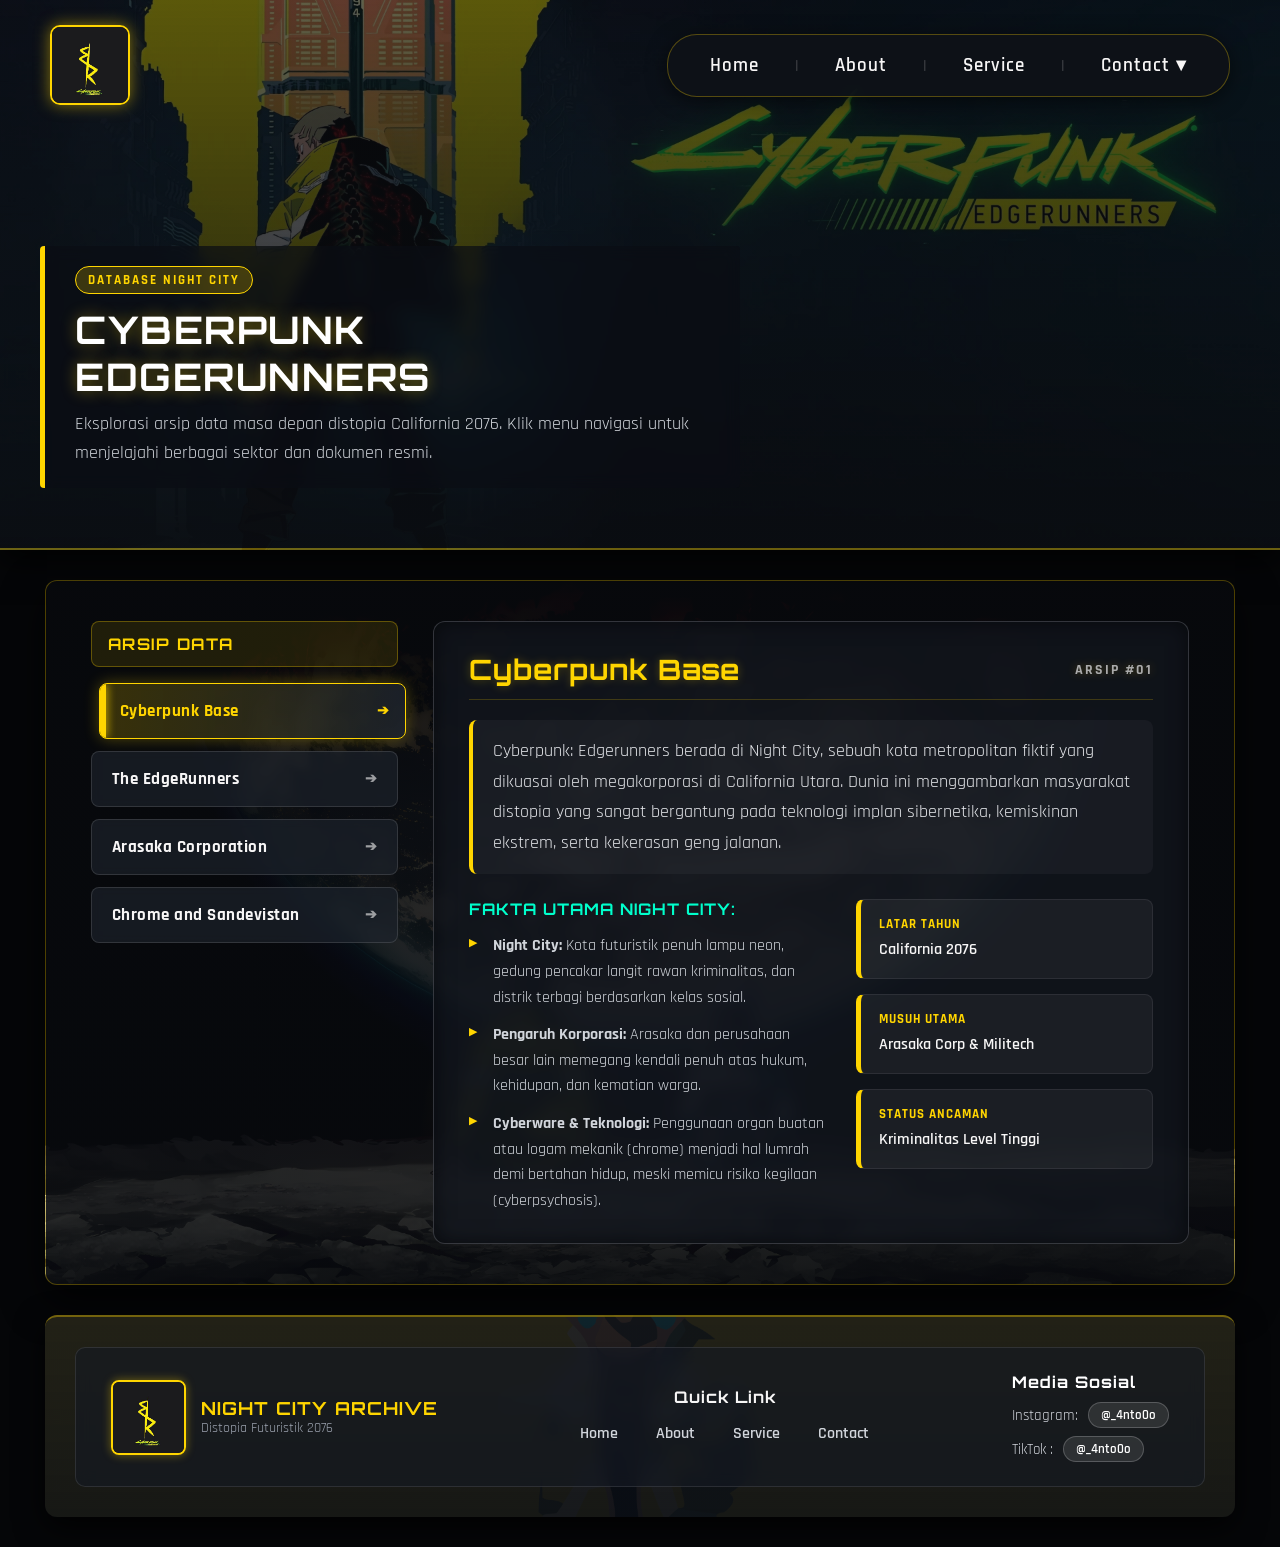
<file: LatWeb/Tugas Web.htm>
<!DOCTYPE html>
<html lang="id">
<head>
    <meta charset="UTF-8">
    <meta name="viewport" content="width=device-width, initial-scale=1.0">
    <title>Cyberpunk 2076 - Tugas Web</title>
    <!-- CSS Utama & Font Cyberpunk -->
    <link rel="stylesheet" href="style.css">
</head>

<body>
    <!-- ================= BAGIAN HEADER ================= -->
    <header id="header">
      <div id="topbar">
        <div id="logo">
            <a href="Tugas Web.htm"><img src="logo.jpg" alt="Logo Utama"></a>
        </div>

        <nav id="navbar">
            <a href="home.html">Home</a>
            <span>|</span>

            <a href="about.html">About</a>
            <span>|</span>

            <a href="service.html">Service</a>
            <span>|</span>

            <!-- Dropdown Contact Wrapper -->
            <div class="contact-dropdown-wrapper">
                <a href="#contact" class="contact-trigger">Contact ▾</a>

                <!-- ================= KARTU DROPDOWN KONTAK (BISA DIEDIT MANUAL) ================= -->
                <div id="contact-card-dropdown">
                    <button class="close-contact-btn" title="Tutup">✕</button>
                    
                    <div class="contact-card-header">
                        <!-- Foto Profil / Logo Profil (Bisa diedit src-nya) -->
                        <img src="Logo-punk.jpg" alt="Logo Profil" class="contact-profile-img">
                        <div class="contact-profile-info">
                            <!-- NAMA & ROLE (Bisa diedit manual) -->
                            <h3>Anto / Netrunner</h3>
                            <span class="status-tag">Online & Available</span>
                        </div>
                    </div>

                    <ul class="contact-detail-list">
                        <!-- NOMOR TELEPON / WHATSAPP (Bisa diedit manual) -->
                        <li class="contact-item">
                            <span class="label">Nomor Telepon / WA:</span>
                            <a href="tel:+6281234567890" class="value">+62 812-3456-7890</a>
                        </li>
                        
                        <!-- EMAIL (Bisa diedit manual) -->
                        <li class="contact-item">
                            <span class="label">Alamat Email:</span>
                            <a href="mailto:contact@cyberpunk-net.id" class="value">contact@cyberpunk-net.id</a>
                        </li>

                        <!-- LOKASI / DISTRIK (Bisa diedit manual) -->
                        <li class="contact-item">
                            <span class="label">Distrik / Lokasi:</span>
                            <span class="value">Watson District, Night City</span>
                        </li>
                    </ul>

                    <!-- Tombol Chat WA Cepat (Ganti nomor di link wa.me) -->
                    <a href="https://wa.me/6281234567890" target="_blank" class="contact-btn-wa">
                        ⚡ Hubungi via WhatsApp
                    </a>
                </div>
                <!-- ================= AKHIR KARTU DROPDOWN KONTAK ================= -->
            </div>
        </nav>
      </div>

      <!-- Banner Hero Text Header -->
      <div class="header-hero">
          <span class="badge">DATABASE NIGHT CITY</span>
          <h1>CYBERPUNK EDGERUNNERS</h1>
          <p>Eksplorasi arsip data masa depan distopia California 2076. Klik menu navigasi untuk menjelajahi berbagai sektor dan dokumen resmi.</p>
      </div>
    </header>
    
    <!-- ================= BAGIAN ISI (BODY) INTERAKTIF ================= -->
    <main id="body">
        <div id="body-layer">

            <!-- ==> Sisi Kiri: Menu Tab dengan Transisi Klik <== -->
            <aside id="list">
                <div class="sidebar-header">
                    <h2>Arsip Data</h2>
                </div>
                <ul>
                    <li class="active" data-tab="tab-base">
                        <button type="button">
                            <span>Cyberpunk Base</span>
                            <span class="nav-indicator">➔</span>
                        </button>
                    </li>
                    <li data-tab="tab-edgerunners">
                        <button type="button">
                            <span>The EdgeRunners</span>
                            <span class="nav-indicator">➔</span>
                        </button>
                    </li>
                    <li data-tab="tab-arasaka">
                        <button type="button">
                            <span>Arasaka Corporation</span>
                            <span class="nav-indicator">➔</span>
                        </button>
                    </li>
                    <li data-tab="tab-chrome">
                        <button type="button">
                            <span>Chrome and Sandevistan</span>
                            <span class="nav-indicator">➔</span>
                        </button>
                    </li>
                </ul>
            </aside>
        
            <!-- ==> Sisi Kanan: Konten Berpindah dengan Transisi Animasi <== -->
            <section id="content">

                <!-- TAB 1: Cyberpunk Base (Aktif Pertama) -->
                <article class="tab-panel active" id="tab-base">
                    <h1 class="maintitle">
                        Cyberpunk Base
                        <span class="section-tag">Arsip #01</span>
                    </h1>

                    <div class="content-intro">
                        <p>Cyberpunk: Edgerunners berada di Night City, sebuah kota metropolitan fiktif 
                        yang dikuasai oleh megakorporasi di California Utara. Dunia ini menggambarkan 
                        masyarakat distopia yang sangat bergantung pada teknologi implan sibernetika, 
                        kemiskinan ekstrem, serta kekerasan geng jalanan.</p>
                    </div>

                    <div class="content-body">
                        <div class="content-left">
                            <h4>Fakta Utama Night City:</h4>
                            <ul>
                                <li><strong>Night City:</strong> Kota futuristik penuh lampu neon, gedung pencakar langit rawan 
                                kriminalitas, dan distrik terbagi berdasarkan kelas sosial.</li>
                                <li><strong>Pengaruh Korporasi:</strong> Arasaka dan perusahaan besar lain memegang kendali penuh atas hukum, kehidupan, 
                                dan kematian warga.</li>
                                <li><strong>Cyberware & Teknologi:</strong> Penggunaan organ buatan atau logam 
                                mekanik (chrome) menjadi hal lumrah demi bertahan hidup, meski memicu risiko
                                kegilaan (cyberpsychosis).</li>
                            </ul>
                        </div>

                        <div class="content-right">
                            <div class="card-info">
                                <span>Latar Tahun</span>
                                <p>California 2076</p>
                            </div>
                            <div class="card-info">
                                <span>Musuh Utama</span>
                                <p>Arasaka Corp & Militech</p>
                            </div>
                            <div class="card-info">
                                <span>Status Ancaman</span>
                                <p>Kriminalitas Level Tinggi</p>
                            </div>
                        </div>
                    </div>
                </article>

                <!-- TAB 2: The EdgeRunners -->
                <article class="tab-panel" id="tab-edgerunners">
                    <h1 class="maintitle">
                        The EdgeRunners
                        <span class="section-tag">Arsip #02</span>
                    </h1>

                    <div class="content-intro">
                        <p>EdgeRunners atau Cyberpunks adalah kelompok tentara bayaran jalanan yang hidup di batas tipis antara hidup dan mati. Mereka menerima misi berisiko tinggi dari para fixer untuk meretas data korporasi, membunuh target, atau mencuri prototipe militer rahasia.</p>
                    </div>

                    <div class="content-body">
                        <div class="content-left">
                            <h4>Karakteristik EdgeRunners:</h4>
                            <ul>
                                <li><strong>David Martinez:</strong> Pemuda jalanan dari Santo Domingo yang mewarisi cyberware militer Sandevistan dan menjadi legenda baru.</li>
                                <li><strong>Lucy & Maine:</strong> Netrunner terampil dan pemimpin tim yang membimbing kru melewati berbagai medan tempur paling berbahaya.</li>
                                <li><strong>Kode Jalanan:</strong> Kesetiaan di antara kru adalah mata uang yang paling berharga sebelum salah satu dari mereka terkena cyberpsychosis.</li>
                            </ul>
                        </div>

                        <div class="content-right">
                            <div class="card-info">
                                <span>Faksi</span>
                                <p>Mercenary / Solos</p>
                            </div>
                            <div class="card-info">
                                <span>Spesialisasi</span>
                                <p>High-risk Infiltration</p>
                            </div>
                            <div class="card-info">
                                <span>Markas Operasi</span>
                                <p>Afterlife Bar, Night City</p>
                            </div>
                        </div>
                    </div>
                </article>

                <!-- TAB 3: Arasaka Corporation -->
                <article class="tab-panel" id="tab-arasaka">
                    <h1 class="maintitle">
                        Arasaka Corporation
                        <span class="section-tag">Arsip #03</span>
                    </h1>

                    <div class="content-intro">
                        <p>Arasaka adalah konglomerat megakorporasi raksasa asal Jepang yang menguasai keamanan korporat, perbankan, dan manufaktur persenjataan militer di seluruh Night City dengan pengaruh politik yang tak tertandingi.</p>
                    </div>

                    <div class="content-body">
                        <div class="content-left">
                            <h4>Pengaruh & Kekuasaan Arasaka:</h4>
                            <ul>
                                <li><strong>Arasaka Tower:</strong> Menara pencakar langit pusat komando pertahanan yang mendominasi cakrawala City Center.</li>
                                <li><strong>Proyek Rahasia:</strong> Mengembangkan teknologi "Relic" dan cyberware generasi mutakhir untuk dominasi militer global.</li>
                                <li><strong>Pasukan Elit:</strong> Dilindungi oleh unit khusus termasuk prajurit cyborg legendaris Adam Smasher.</li>
                            </ul>
                        </div>

                        <div class="content-right">
                            <div class="card-info">
                                <span>Asal Korporasi</span>
                                <p>Tokyo, Jepang</p>
                            </div>
                            <div class="card-info">
                                <span>Enforcer Utama</span>
                                <p>Adam Smasher</p>
                            </div>
                            <div class="card-info">
                                <span>Sektor Utama</span>
                                <p>Keamanan & Senjata Militer</p>
                            </div>
                        </div>
                    </div>
                </article>

                <!-- TAB 4: Chrome and Sandevistan -->
                <article class="tab-panel" id="tab-chrome">
                    <h1 class="maintitle">
                        Chrome & Sandevistan
                        <span class="section-tag">Arsip #04</span>
                    </h1>

                    <div class="content-intro">
                        <p>Sandevistan adalah modifikasi tulang belakang sibernetik tingkat militer kelas atas yang mempercepat transmisi saraf penggunanya, memungkinkan refleks dan pergerakan dalam kecepatan yang tak terlihat oleh mata manusia biasa.</p>
                    </div>

                    <div class="content-body">
                        <div class="content-left">
                            <h4>Detail Teknologi Sibernetika:</h4>
                            <ul>
                                <li><strong>Time Dilation:</strong> Memperlambat persepsi waktu secara drastis saat diaktifkan dalam baku tembak.</li>
                                <li><strong>Beban Neurologis:</strong> Membutuhkan imunomodulator dosis tinggi untuk mencegah kerusakan permanen pada sistem saraf otak.</li>
                                <li><strong>Bahaya Cyberpsychosis:</strong> Terlalu banyak memasang modifikasi chrome dapat menghilangkan batas kemanusiaan penggunanya.</li>
                            </ul>
                        </div>

                        <div class="content-right">
                            <div class="card-info">
                                <span>Klasifikasi</span>
                                <p>Military-Grade Cyberware</p>
                            </div>
                            <div class="card-info">
                                <span>Pemasok Medis</span>
                                <p>Ripperdoc Certified</p>
                            </div>
                            <div class="card-info">
                                <span>Efek Samping</span>
                                <p>Kelelahan & Cyberpsychosis</p>
                            </div>
                        </div>
                    </div>
                </article>

            </section>
        </div>
    </main>
    
    <!-- ================= BAGIAN FOOTER ================= -->
    <footer id="footer">
      <div id="footer-layer">

         <div id="footer-logo">
            <img src="logo.jpg" alt="Logo Footer">
            <div class="footer-brand-text">
                <h4>NIGHT CITY ARCHIVE</h4>
                <p>Distopia Futuristik 2076</p>
            </div>
         </div>

         <div id="footer-nav">
          <h3>Quick Link</h3>
          <div class="nav-links">
              <a href="home.html">Home</a>
              <a href="about.html">About</a>
              <a href="service.html">Service</a>
              <a href="#contact" class="contact-trigger">Contact</a>
          </div>
         </div>

         <div id="footer-social">
          <h3>Media Sosial</h3>
          <ul>
            <li>Instagram: <a href="https://instagram.com" target="_blank">@_4nto0o</a></li>
            <li>TikTok   : <a href="https://tiktok.com" target="_blank">@_4nto0o</a></li>
          </ul>
         </div>

      </div>
    </footer>

    <!-- Script JavaScript untuk Animasi & Interaksi Tab -->
    <script src="script.js"></script>
</body>
</html>
</file>
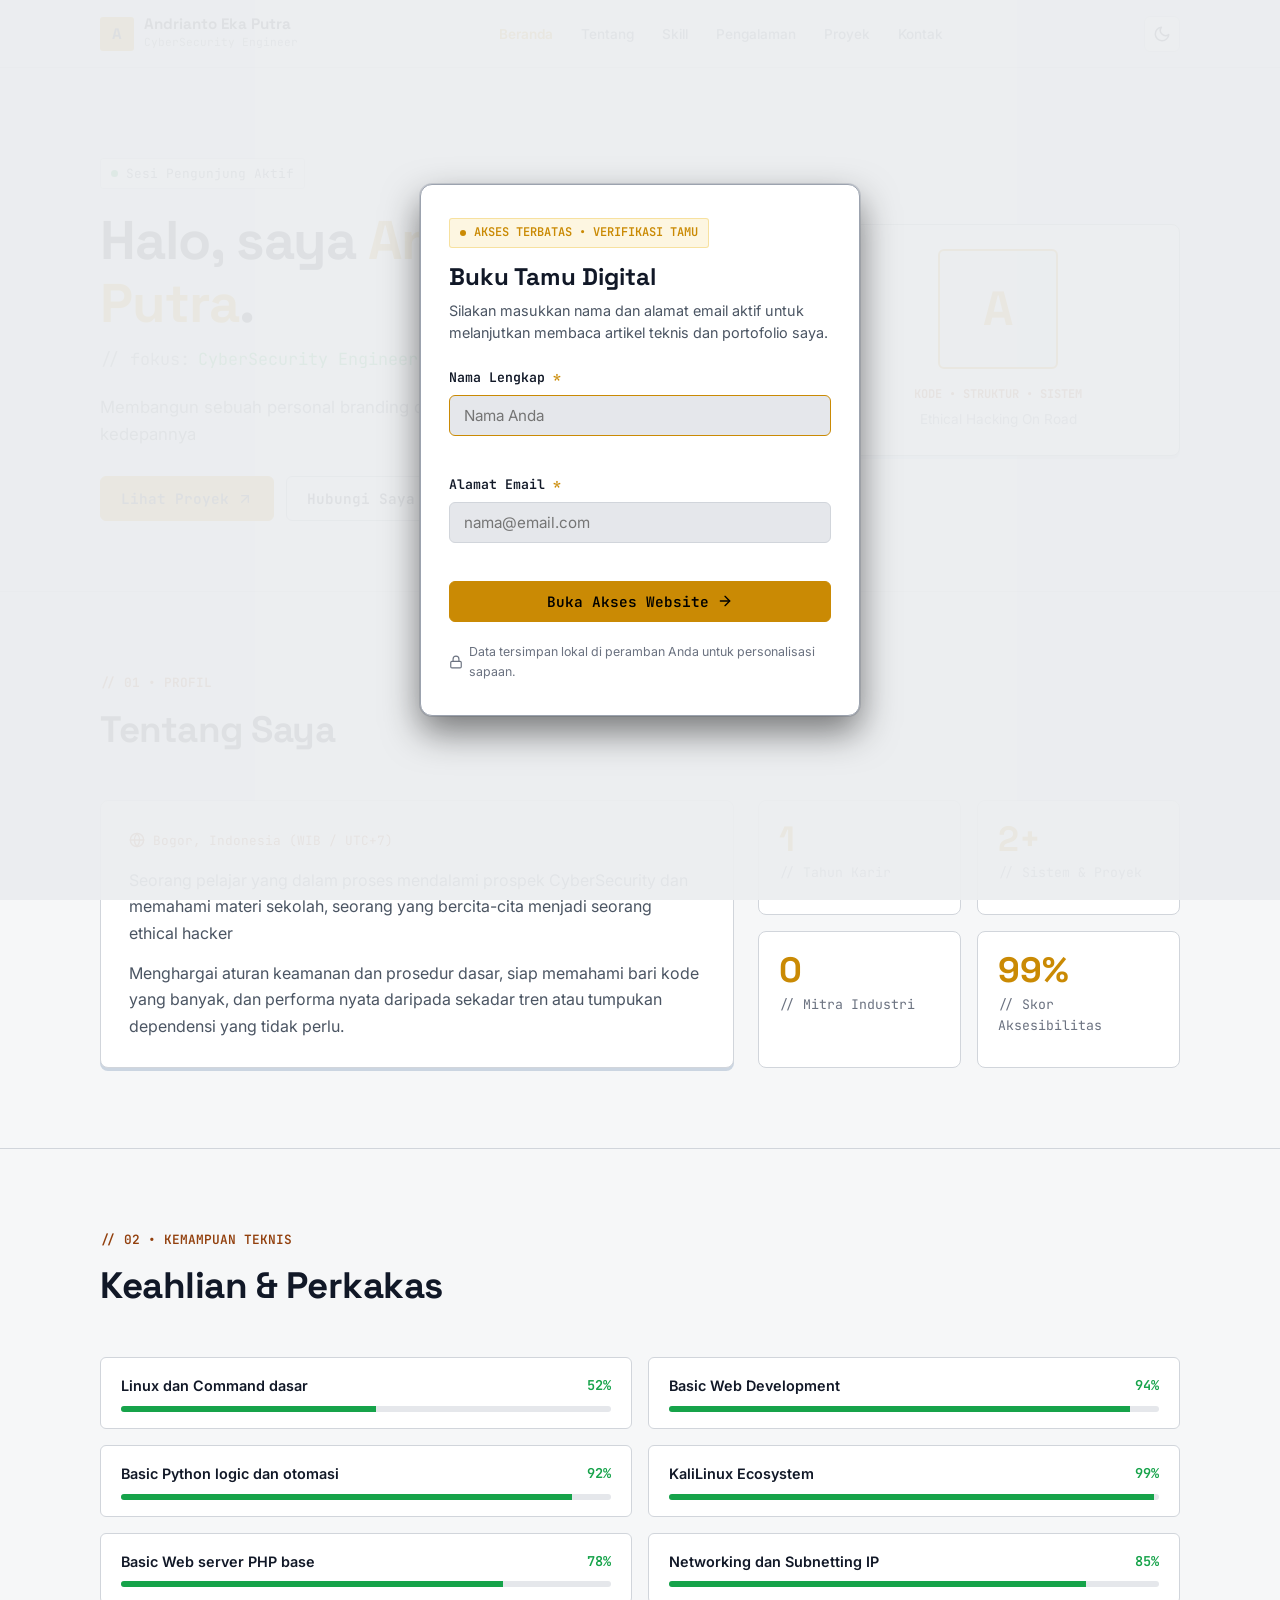
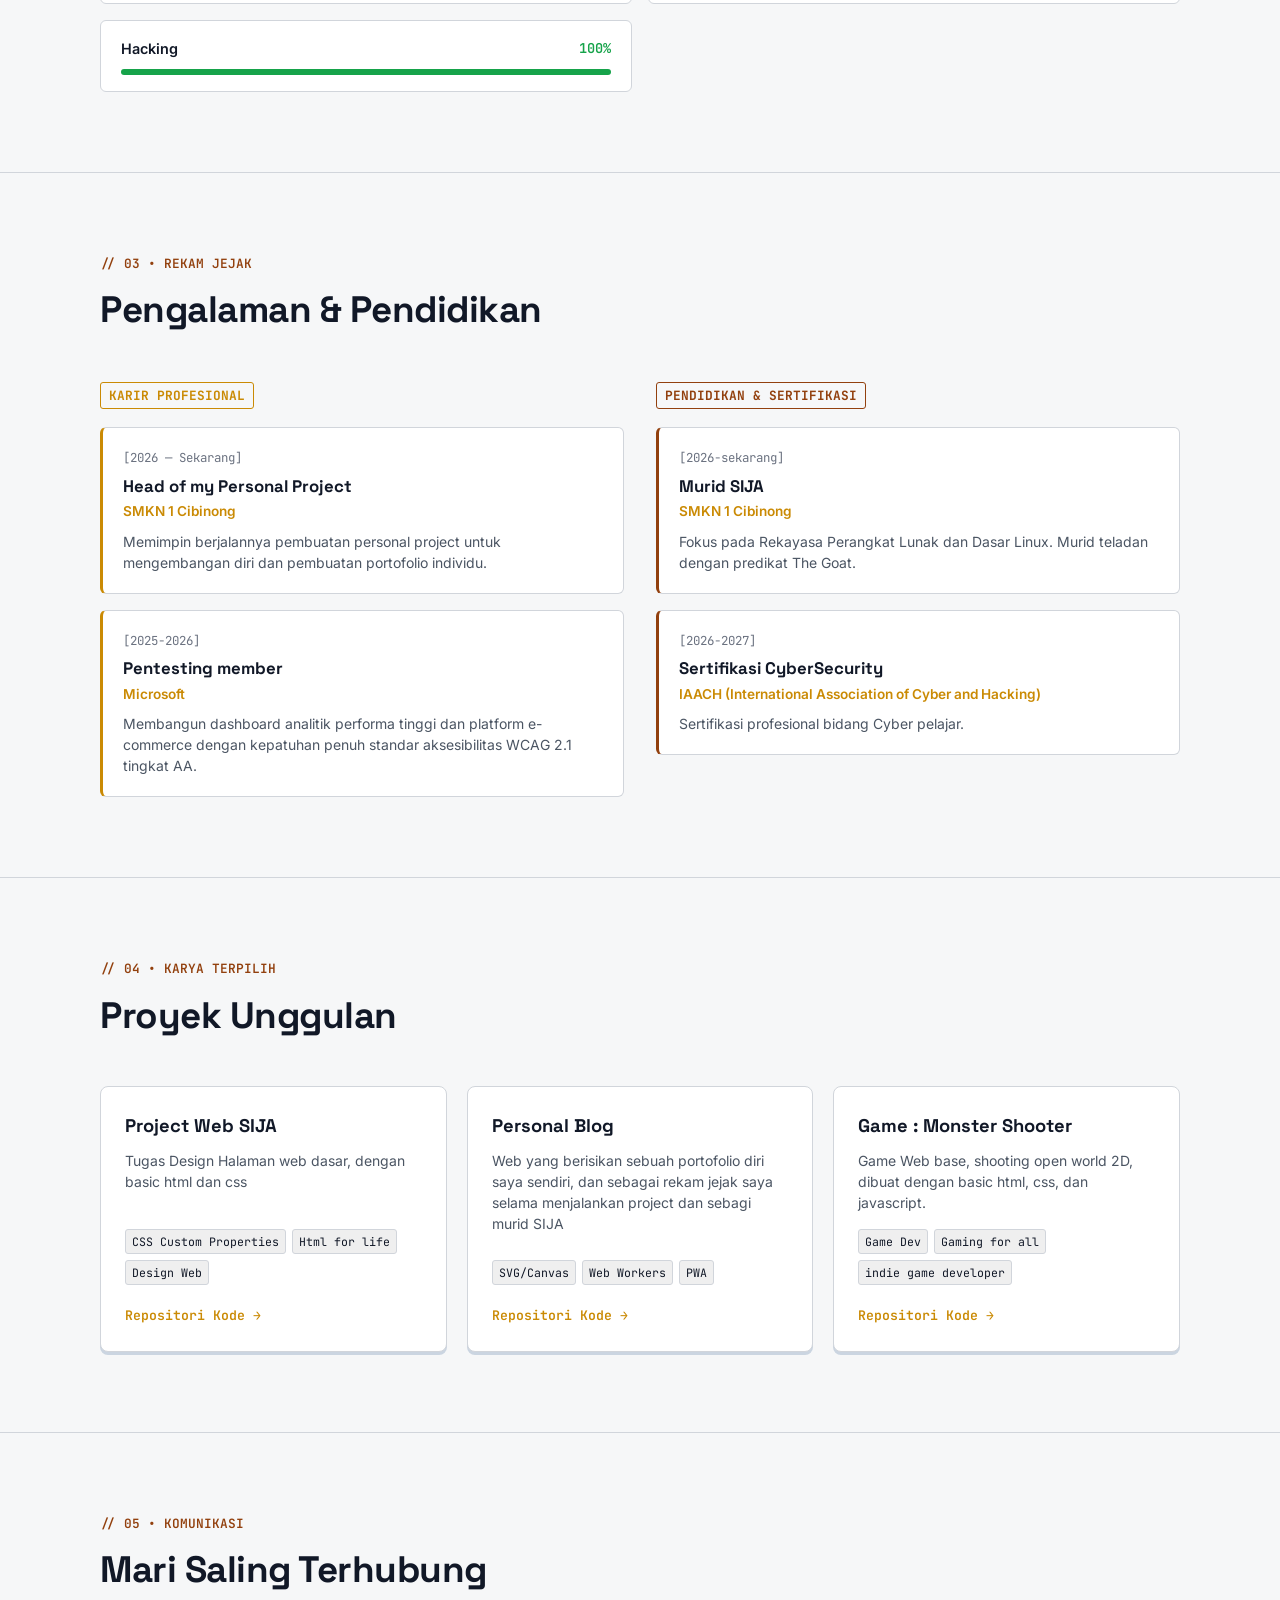
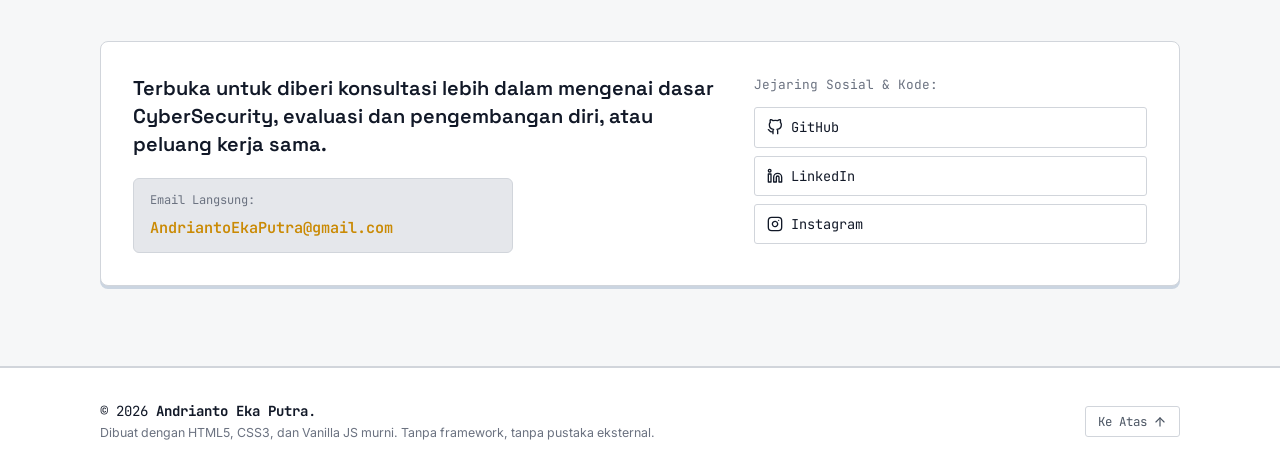
<file: PortoWeb/personalweb.html>
<!DOCTYPE html>
<html lang="id" data-theme="dark">
<head>
  <meta charset="UTF-8">
  <meta name="viewport" content="width=device-width, initial-scale=1.0">
  <meta name="description" content="Personal blog & portfolio oleh Senior Front-End Engineer. Rekayasa web cepat, bersih, semantik, dan terukur.">
  <meta name="author" content="Rian Pratama">
  <meta name="theme-color" content="#0C0D0E">

  <!-- Open Graph / Meta Sosial -->
  <meta property="og:type" content="website">
  <meta property="og:title" content="Rian Pratama — Senior Front-End Engineer">
  <meta property="og:description" content="Personal blog dan portofolio profesional rekayasa antarmuka web modern, cepat, dan aksesibel.">
  <meta property="og:url" content="https://rianpratama.dev">

  <title>Andrianto Eka Putra — Personal Blog & Portfolio</title>

  <!-- Google Fonts: Space Grotesk (Heading) & Inter (Body) -->
  <link rel="preconnect" href="https://fonts.googleapis.com">
  <link rel="preconnect" href="https://fonts.gstatic.com" crossorigin>
  <link href="https://fonts.googleapis.com/css2?family=Inter:wght@400;500;600&family=Space+Grotesk:wght@500;600;700&family=JetBrains+Mono:wght@400;500;600&display=swap" rel="stylesheet">

  <link rel="stylesheet" href="style.css">
</head>
<body class="gate-locked">

  <!-- ========================================================
       1. GERBANG MASUK (ENTRY GATE OVERLAY)
       ======================================================== -->
  <div id="gateOverlay" class="gate-overlay" role="dialog" aria-modal="true" aria-labelledby="gateTitle" aria-describedby="gateDesc">
    <div class="gate-backdrop"></div>
    <div class="gate-modal modal-card">
      <div class="gate-header">
        <div class="gate-badge">
          <span class="status-dot"></span>
          <span>Akses Terbatas &bull; Verifikasi Tamu</span>
        </div>
        <h2 id="gateTitle" class="gate-title">Buku Tamu Digital</h2>
        <p id="gateDesc" class="gate-desc">Silakan masukkan nama dan alamat email aktif untuk melanjutkan membaca artikel teknis dan portofolio saya.</p>
      </div>

      <form id="gateForm" class="gate-form" novalidate>
        <div class="form-group">
          <label for="visitorName" class="form-label">Nama Lengkap <span class="required">*</span></label>
          <input type="text" id="visitorName" name="name" class="form-input" placeholder="Nama Anda" autocomplete="name" required minlength="2">
          <span id="nameError" class="error-msg" aria-live="polite"></span>
        </div>

        <div class="form-group">
          <label for="visitorEmail" class="form-label">Alamat Email <span class="required">*</span></label>
          <input type="email" id="visitorEmail" name="email" class="form-input" placeholder="nama@email.com" autocomplete="email" required>
          <span id="emailError" class="error-msg" aria-live="polite"></span>
        </div>

        <button type="submit" id="gateSubmitBtn" class="btn btn-primary btn-block">
          <span>Buka Akses Website</span>
          <svg class="btn-icon" viewBox="0 0 24 24" fill="none" stroke="currentColor" stroke-width="2" stroke-linecap="round" stroke-linejoin="round" aria-hidden="true">
            <line x1="5" y1="12" x2="19" y2="12"></line>
            <polyline points="12 5 19 12 12 19"></polyline>
          </svg>
        </button>

        <p class="gate-privacy-note">
          <svg viewBox="0 0 24 24" fill="none" stroke="currentColor" stroke-width="2" stroke-linecap="round" stroke-linejoin="round" aria-hidden="true">
            <rect x="3" y="11" width="18" height="11" rx="2" ry="2"></rect>
            <path d="M7 11V7a5 5 0 0 1 10 0v4"></path>
          </svg>
          Data tersimpan lokal di peramban Anda untuk personalisasi sapaan.
        </p>
      </form>
    </div>
  </div>

  <!-- Toast Notifikasi Global -->
  <div id="toastContainer" class="toast-container" aria-live="assertive" aria-atomic="true"></div>

  <!-- ========================================================
       2. HEADER & NAVBAR
       ======================================================== -->
  <header class="site-header" id="siteHeader">
    <div class="container nav-container">
      <a href="#beranda" class="brand-logo" aria-label="Beranda">
        <span class="logo-box" id="navAvatarInitials">A</span>
        <div class="logo-meta">
          <span class="logo-name" id="navBrandName">Andrianto Eka Putra</span>
          <span class="logo-role">CyberSecurity Engineer</span>
        </div>
      </a>

      <!-- Menu Navigasi Desktop & Mobile -->
      <nav class="nav-menu" id="navMenu" aria-label="Navigasi Utama">
        <ul class="nav-list">
          <li class="nav-item"><a href="#beranda" class="nav-link active">Beranda</a></li>
          <li class="nav-item"><a href="#tentang" class="nav-link">Tentang</a></li>
          <li class="nav-item"><a href="#skill" class="nav-link">Skill</a></li>
          <li class="nav-item"><a href="#pengalaman" class="nav-link">Pengalaman</a></li>
          <li class="nav-item"><a href="#proyek" class="nav-link">Proyek</a></li>
          <li class="nav-item"><a href="#kontak" class="nav-link">Kontak</a></li>
        </ul>
      </nav>

      <!-- Aksi Navbar -->
      <div class="nav-actions">
        <!-- Toggle Tema Dark / Light -->
        <button type="button" id="themeToggleBtn" class="icon-btn" aria-label="Ganti mode gelap/terang" title="Ganti Mode Tampilan">
          <svg class="theme-icon icon-sun" viewBox="0 0 24 24" fill="none" stroke="currentColor" stroke-width="2" stroke-linecap="round" stroke-linejoin="round" aria-hidden="true">
            <circle cx="12" cy="12" r="5"></circle>
            <line x1="12" y1="1" x2="12" y2="3"></line>
            <line x1="12" y1="21" x2="12" y2="23"></line>
            <line x1="4.22" y1="4.22" x2="5.64" y2="5.64"></line>
            <line x1="18.36" y1="18.36" x2="19.78" y2="19.78"></line>
            <line x1="1" y1="12" x2="3" y2="12"></line>
            <line x1="21" y1="12" x2="23" y2="12"></line>
            <line x1="4.22" y1="19.78" x2="5.64" y2="18.36"></line>
            <line x1="18.36" y1="5.64" x2="19.78" y2="4.22"></line>
          </svg>
          <svg class="theme-icon icon-moon" viewBox="0 0 24 24" fill="none" stroke="currentColor" stroke-width="2" stroke-linecap="round" stroke-linejoin="round" aria-hidden="true">
            <path d="M21 12.79A9 9 0 1 1 11.21 3 7 7 0 0 0 21 12.79z"></path>
          </svg>
        </button>

        <!-- Status Sesi Tamu & Tombol Keluar -->
        <div id="visitorPill" class="visitor-pill hidden">
          <span class="visitor-dot"></span>
          <span class="visitor-name" id="visitorPillName">Tamu</span>
          <button type="button" id="logoutBtn" class="logout-btn" title="Keluar sesi & kunci gerbang" aria-label="Keluar dari sesi website">
            <svg viewBox="0 0 24 24" fill="none" stroke="currentColor" stroke-width="2" stroke-linecap="round" stroke-linejoin="round" aria-hidden="true">
              <path d="M9 21H5a2 2 0 0 1-2-2V5a2 2 0 0 1 2-2h4"></path>
              <polyline points="16 17 21 12 16 7"></polyline>
              <line x1="21" y1="12" x2="9" y2="12"></line>
            </svg>
          </button>
        </div>

        <!-- Tombol Hamburger Mobile -->
        <button type="button" id="mobileMenuBtn" class="icon-btn mobile-menu-btn" aria-label="Buka navigasi menu" aria-expanded="false" aria-controls="navMenu">
          <span class="bar"></span>
          <span class="bar"></span>
          <span class="bar"></span>
        </button>
      </div>
    </div>
  </header>

  <main id="mainContent">
    <!-- ========================================================
         3. HERO SECTION
         ======================================================== -->
    <section class="section hero-section" id="beranda">
      <div class="container hero-container">
        <div class="hero-content">
          <div class="hero-status-tag" id="heroGreetingBadge">
            <span class="status-indicator"></span>
            <span id="heroVisitorGreeting">Sesi Pengunjung Aktif</span>
          </div>

          <h1 class="hero-title">
            Halo, saya <span class="highlight-yellow" id="heroName">Andrianto Eka Putra</span>.
          </h1>

          <div class="hero-role-wrapper">
            <span class="role-prefix">// fokus:</span>
            <span class="role-text highlight-green" id="typewriterText">Senior CyberSecurity Engineer</span>
            <span class="role-cursor" aria-hidden="true">_</span>
          </div>

          <p class="hero-tagline" id="heroTagline">
            Membangun sebuah keamanan dan pertahanan yang kuat dari serangan para Hacker.
          </p>

          <div class="hero-cta-group">
            <a href="#proyek" class="btn btn-primary">
              <span>Lihat Proyek</span>
              <svg class="btn-icon" viewBox="0 0 24 24" fill="none" stroke="currentColor" stroke-width="2" stroke-linecap="round" stroke-linejoin="round" aria-hidden="true">
                <line x1="7" y1="17" x2="17" y2="7"></line>
                <polyline points="7 7 17 7 17 17"></polyline>
              </svg>
            </a>
            <a href="#kontak" class="btn btn-secondary">
              <span>Hubungi Saya</span>
            </a>
          </div>
        </div>

        <div class="hero-visual">
          <div class="author-frame">
            <div class="author-avatar" id="heroAvatarInitials">RP</div>
            <div class="author-label">
              <span class="author-tag highlight-brown">KODE &bull; STRUKTUR &bull; SISTEM</span>
              <span class="author-sub"> Ethical Hacking On Road</span>
            </div>
          </div>
        </div>
      </div>
    </section>

    <!-- ========================================================
         4. TENTANG SAYA & STATISTIK
         ======================================================== -->
    <section class="section about-section" id="tentang">
      <div class="container">
        <div class="section-header">
          <span class="section-label">// 01 &bull; PROFIL</span>
          <h2 class="section-title">Tentang Saya</h2>
        </div>

        <div class="about-grid">
          <div class="about-card content-card">
            <div class="location-badge">
              <svg viewBox="0 0 24 24" fill="none" stroke="currentColor" stroke-width="2" stroke-linecap="round" stroke-linejoin="round" aria-hidden="true">
                <circle cx="12" cy="12" r="10"></circle>
                <line x1="2" y1="12" x2="22" y2="12"></line>
                <path d="M12 2a15.3 15.3 0 0 1 4 10 15.3 15.3 0 0 1-4 10 15.3 15.3 0 0 1-4-10 15.3 15.3 0 0 1 4-10z"></path>
              </svg>
              <span id="aboutLocation">Bogor, Indonesia (WIB / UTC+7)</span>
            </div>
            <div id="aboutBioContent" class="bio-text">
              <!-- Paragraf Bio Dirender dari script.js -->
            </div>
          </div>

          <!-- Grid Statistik -->
          <div class="stats-grid" id="statsGrid">
            <!-- Kartu Statistik Dirender dari script.js -->
          </div>
        </div>
      </div>
    </section>

    <!-- ========================================================
         5. KEAHLIAN / SKILL
         ======================================================== -->
    <section class="section skills-section" id="skill">
      <div class="container">
        <div class="section-header">
          <span class="section-label">// 02 &bull; KEMAMPUAN TEKNIS</span>
          <h2 class="section-title">Keahlian & Perkakas</h2>
        </div>

        <div class="skills-grid" id="skillsGrid">
          <!-- Skill Bar Dirender dari script.js -->
        </div>
      </div>
    </section>

    <!-- ========================================================
         6. PENGALAMAN & PENDIDIKAN
         ======================================================== -->
    <section class="section timeline-section" id="pengalaman">
      <div class="container">
        <div class="section-header">
          <span class="section-label">// 03 &bull; REKAM JEJAK</span>
          <h2 class="section-title">Pengalaman & Pendidikan</h2>
        </div>

        <div class="timeline-wrapper">
          <div class="timeline-column">
            <div class="timeline-heading">
              <span class="column-badge highlight-yellow">Karir Profesional</span>
            </div>
            <div class="timeline-list" id="experienceTimeline">
              <!-- Item Pengalaman Dirender dari script.js -->
            </div>
          </div>

          <div class="timeline-column">
            <div class="timeline-heading">
              <span class="column-badge highlight-brown">Pendidikan & Sertifikasi</span>
            </div>
            <div class="timeline-list" id="educationTimeline">
              <!-- Item Pendidikan Dirender dari script.js -->
            </div>
          </div>
        </div>
      </div>
    </section>

    <!-- ========================================================
         7. PROYEK UNGGULAN
         ======================================================== -->
    <section class="section projects-section" id="proyek">
      <div class="container">
        <div class="section-header">
          <span class="section-label">// 04 &bull; KARYA TERPILIH</span>
          <h2 class="section-title">Proyek Unggulan</h2>
        </div>

        <div class="projects-grid" id="projectsGrid">
          <!-- Proyek Dirender dari script.js -->
        </div>
      </div>
    </section>

    <!-- ========================================================
         8. KONTAK
         ======================================================== -->
    <section class="section contact-section" id="kontak">
      <div class="container">
        <div class="section-header">
          <span class="section-label">// 05 &bull; KOMUNIKASI</span>
          <h2 class="section-title">Mari Saling Terhubung</h2>
        </div>

        <div class="contact-card content-card">
          <div class="contact-left">
            <h3 class="contact-lead">Terbuka untuk diberi konsultasi lebih dalam mengenai dasar CyberSecurity, evaluasi dan pengembangan diri, atau peluang kerja sama.</h3>
            <a href="mailto:rian.pratama@example.com" class="contact-email-box" id="contactEmailLink">
              <span class="email-label">Email Langsung:</span>
              <span class="email-val" id="contactEmailText">AndriantoEkaPutra@gmail.com</span>
            </a>
          </div>

          <div class="contact-right">
            <span class="social-label">Jejaring Sosial & Kode:</span>
            <div class="social-links" id="socialLinks">
              <!-- Ikon Sosial Dirender dari script.js -->
            </div>
          </div>
        </div>
      </div>
    </section>
  </main>

  <!-- ========================================================
       10. FOOTER
       ======================================================== -->
  <footer class="site-footer">
    <div class="container footer-container">
      <div class="footer-left">
        <p class="footer-copy">
          &copy; <span id="currentYear">2026</span> <strong id="footerAuthorName">Andrianto Eka Putra</strong>.
        </p>
        <p class="footer-note">
          Dibuat dengan HTML5, CSS3, dan Vanilla JS murni. Tanpa framework, tanpa pustaka eksternal.
        </p>
      </div>

      <div class="footer-right">
        <button type="button" id="backToTopBtn" class="back-to-top-btn" aria-label="Kembali ke atas halaman">
          <span>Ke Atas</span>
          <svg viewBox="0 0 24 24" fill="none" stroke="currentColor" stroke-width="2" stroke-linecap="round" stroke-linejoin="round" aria-hidden="true">
            <line x1="12" y1="19" x2="12" y2="5"></line>
            <polyline points="5 12 12 5 19 12"></polyline>
          </svg>
        </button>
      </div>
    </div>
  </footer>

  <script src="script.js" defer></script>
</body>
</html>
</file>
<file: LatWeb/style.css>
/* ========================================================
   CYBERPUNK THEME STYLESHEET
   Didesain untuk: Tugas Web, Home, About, Service, & Contact
   ======================================================== */

@import url('https://fonts.googleapis.com/css2?family=Orbitron:wght@400;600;700;900&family=Rajdhani:wght@400;500;600;700&display=swap');

* {
    box-sizing: border-box;
    margin: 0;
    padding: 0;
}

body {
    background-color: #050608;
    color: #f7f6f6;
    font-family: 'Rajdhani', 'Segoe UI', Tahoma, Geneva, Verdana, sans-serif;
    min-height: 100vh;
    overflow-x: hidden;
}

/* ================= HEADER ================= */
#header {
    background-image: linear-gradient(rgba(10, 12, 16, 0.65), rgba(10, 12, 16, 0.95)), url("cyberpunk-name.jpg");
    background-size: cover;
    background-position: center;
    min-height: 550px;
    position: relative;
    display: flex;
    flex-direction: column;
    border-bottom: 2px solid rgba(255, 213, 0, 0.4);
    box-shadow: 0 10px 30px rgba(0, 0, 0, 0.8);
}

/* Header Banner Hero Text */
.header-hero {
    margin: auto auto 60px 40px;
    max-width: 700px;
    padding: 20px 30px;
    background: rgba(10, 14, 20, 0.7);
    border-left: 5px solid #ffd500;
    border-radius: 4px;
    backdrop-filter: blur(8px);
    animation: fadeInHero 1s ease-out;
}

.header-hero .badge {
    display: inline-block;
    background: rgba(255, 213, 0, 0.2);
    color: #ffd500;
    font-size: 13px;
    font-weight: 700;
    letter-spacing: 2px;
    padding: 5px 12px;
    border-radius: 20px;
    border: 1px solid #ffd500;
    margin-bottom: 12px;
    text-transform: uppercase;
}

.header-hero h1 {
    font-family: 'Orbitron', sans-serif;
    font-size: 38px;
    color: #ffffff;
    text-shadow: 0 0 15px rgba(255, 213, 0, 0.4);
    letter-spacing: 1.5px;
    margin-bottom: 10px;
}

.header-hero p {
    color: #d1d5db;
    font-size: 18px;
    line-height: 1.6;
}

/* ================= TOPBAR & NAVBAR ================= */
#topbar {
    padding: 25px 50px;
    display: flex;
    justify-content: space-between;
    align-items: center;
    position: relative;
    z-index: 100;
}

#logo {
    width: 80px;
    height: 80px;
    border-radius: 10px;
    overflow: hidden;
    border: 2px solid #ffd500;
    box-shadow: 0 0 15px rgba(255, 213, 0, 0.5);
    transition: transform 0.3s ease, box-shadow 0.3s ease;
}

#logo:hover {
    transform: scale(1.08) rotate(-3deg);
    box-shadow: 0 0 25px rgba(255, 213, 0, 0.8);
}

#logo img {
    width: 100%;
    height: 100%;
    object-fit: cover;
    display: block;
}

#navbar {
    display: flex;
    align-items: center;
    gap: 22px;
    background: rgba(15, 18, 24, 0.85);
    padding: 12px 28px;
    border-radius: 30px;
    border: 1px solid rgba(255, 213, 0, 0.3);
    backdrop-filter: blur(10px);
    box-shadow: 0 4px 20px rgba(0, 0, 0, 0.5);
}

#navbar a {
    text-decoration: none;
    color: #f7f6f6;
    font-size: 19px;
    font-weight: 600;
    letter-spacing: 1px;
    padding: 6px 14px;
    border-radius: 20px;
    transition: all 0.3s cubic-bezier(0.4, 0, 0.2, 1);
    position: relative;
    cursor: pointer;
}

#navbar a:hover,
#navbar a.active {
    color: #0a0c10;
    background-color: #ffd500;
    box-shadow: 0 0 15px rgba(255, 213, 0, 0.7);
    transform: translateY(-2px);
}

#navbar span {
    color: rgba(255, 255, 255, 0.3);
    font-size: 18px;
    user-select: none;
}

/* ================= CONTACT DROPDOWN CARD ================= */
.contact-dropdown-wrapper {
    position: relative;
}

#contact-card-dropdown {
    position: absolute;
    top: calc(100% + 20px);
    right: 0;
    width: 330px;
    background: rgba(14, 18, 25, 0.96);
    border: 2px solid #ffd500;
    border-radius: 12px;
    box-shadow: 0 15px 35px rgba(0, 0, 0, 0.9), 0 0 20px rgba(255, 213, 0, 0.3);
    padding: 24px;
    z-index: 999;
    backdrop-filter: blur(14px);
    opacity: 0;
    visibility: hidden;
    transform: translateY(-15px) scale(0.95);
    transition: all 0.35s cubic-bezier(0.34, 1.56, 0.64, 1);
}

#contact-card-dropdown.show {
    opacity: 1;
    visibility: visible;
    transform: translateY(0) scale(1);
}

.contact-card-header {
    display: flex;
    align-items: center;
    gap: 16px;
    border-bottom: 1px solid rgba(255, 255, 255, 0.15);
    padding-bottom: 15px;
    margin-bottom: 15px;
}

.contact-profile-img {
    width: 65px;
    height: 65px;
    border-radius: 50%;
    border: 2px solid #ffd500;
    box-shadow: 0 0 12px rgba(255, 213, 0, 0.6);
    object-fit: cover;
}

.contact-profile-info h3 {
    font-family: 'Orbitron', sans-serif;
    font-size: 17px;
    color: #ffffff;
    margin-bottom: 4px;
}

.contact-profile-info .status-tag {
    display: inline-flex;
    align-items: center;
    gap: 6px;
    font-size: 13px;
    color: #00ff88;
    font-weight: 600;
}

.contact-profile-info .status-tag::before {
    content: '';
    width: 8px;
    height: 8px;
    background-color: #00ff88;
    border-radius: 50%;
    box-shadow: 0 0 8px #00ff88;
    animation: pulse 1.8s infinite;
}

.contact-detail-list {
    list-style: none;
    display: flex;
    flex-direction: column;
    gap: 12px;
}

.contact-item {
    background: rgba(255, 255, 255, 0.05);
    border: 1px solid rgba(255, 255, 255, 0.1);
    border-radius: 8px;
    padding: 10px 14px;
    transition: all 0.25s ease;
}

.contact-item:hover {
    background: rgba(255, 213, 0, 0.12);
    border-color: #ffd500;
    transform: translateX(4px);
}

.contact-item span.label {
    display: block;
    font-size: 12px;
    text-transform: uppercase;
    color: #ffd500;
    font-weight: 700;
    letter-spacing: 1px;
}

.contact-item a.value,
.contact-item span.value {
    display: inline-block;
    font-size: 16px;
    color: #f7f6f6;
    font-weight: 600;
    text-decoration: none;
    margin-top: 3px;
    word-break: break-word;
}

.contact-item a.value:hover {
    color: #ffd500;
}

.contact-btn-wa {
    display: block;
    text-align: center;
    background: linear-gradient(135deg, #25d366, #128c7e);
    color: white;
    font-weight: 700;
    text-decoration: none;
    padding: 10px;
    border-radius: 6px;
    margin-top: 14px;
    transition: all 0.3s ease;
    box-shadow: 0 4px 15px rgba(37, 211, 102, 0.3);
}

.contact-btn-wa:hover {
    transform: translateY(-2px);
    box-shadow: 0 6px 20px rgba(37, 211, 102, 0.6);
}

.close-contact-btn {
    position: absolute;
    top: 10px;
    right: 12px;
    background: transparent;
    border: none;
    color: #aaa;
    font-size: 20px;
    cursor: pointer;
    line-height: 1;
    transition: color 0.2s;
}

.close-contact-btn:hover {
    color: #ff3344;
}

/* ================= MAIN BODY ================= */
#body {
    background-image: linear-gradient(rgba(8, 10, 14, 0.85), rgba(8, 10, 14, 0.88)), url("cyberpunk-moon.jpg");
    background-size: cover;
    background-position: center;
    background-repeat: no-repeat;
    min-height: 680px;
    width: 93%;
    margin: 30px auto;
    border-radius: 12px;
    border: 1px solid rgba(255, 213, 0, 0.3);
    box-shadow: 0 15px 40px rgba(0, 0, 0, 0.7);
    overflow: hidden;
}

#body-layer {
    width: 100%;
    min-height: 680px;
    padding: 40px 45px;
    display: flex;
    gap: 35px;
}

/* ==> SISI KIRI (Sidebar Navigation Tab) <== */
#list {
    width: 28%;
    min-width: 260px;
}

#list .sidebar-header {
    background: rgba(255, 213, 0, 0.1);
    border: 1px solid rgba(255, 213, 0, 0.3);
    padding: 12px 16px;
    border-radius: 8px;
    margin-bottom: 16px;
    display: flex;
    align-items: center;
    gap: 10px;
}

#list .sidebar-header h2 {
    font-family: 'Orbitron', sans-serif;
    font-size: 16px;
    color: #ffd500;
    text-transform: uppercase;
    letter-spacing: 1.5px;
}

#list ul {
    list-style-type: none;
    display: flex;
    flex-direction: column;
    gap: 12px;
}

#list li {
    background: rgba(30, 36, 45, 0.65);
    border: 1px solid rgba(255, 255, 255, 0.12);
    border-radius: 8px;
    cursor: pointer;
    transition: all 0.35s cubic-bezier(0.2, 0.8, 0.2, 1);
    position: relative;
    overflow: hidden;
    backdrop-filter: blur(5px);
}

#list li::before {
    content: '';
    position: absolute;
    left: 0;
    top: 0;
    height: 100%;
    width: 4px;
    background: #ffd500;
    transform: scaleY(0);
    transition: transform 0.3s ease;
}

#list li:hover {
    background: rgba(207, 36, 6, 0.25);
    border-color: rgba(255, 213, 0, 0.5);
    transform: translateX(6px);
}

#list li:hover::before {
    transform: scaleY(1);
}

#list li.active {
    background: linear-gradient(90deg, rgba(255, 213, 0, 0.2), rgba(30, 36, 45, 0.85));
    border-color: #ffd500;
    box-shadow: 0 0 15px rgba(255, 213, 0, 0.3);
    transform: translateX(8px);
}

#list li.active::before {
    transform: scaleY(1);
    width: 6px;
    box-shadow: 0 0 10px #ffd500;
}

#list li button,
#list li a {
    width: 100%;
    background: transparent;
    border: none;
    color: #f7f6f6;
    font-family: 'Rajdhani', sans-serif;
    font-size: 17px;
    font-weight: 700;
    letter-spacing: 0.5px;
    padding: 16px 20px;
    text-align: left;
    display: flex;
    justify-content: space-between;
    align-items: center;
    cursor: pointer;
    text-decoration: none;
    transition: color 0.3s ease;
}

#list li.active button,
#list li.active a {
    color: #ffd500;
}

#list li .nav-indicator {
    font-size: 14px;
    opacity: 0.6;
    transition: transform 0.3s ease, opacity 0.3s ease;
}

#list li:hover .nav-indicator,
#list li.active .nav-indicator {
    transform: translateX(4px);
    opacity: 1;
    color: #ffd500;
}

/* ==> SISI KANAN (Content Container & Panels) <== */
#content {
    flex: 1;
    min-height: 480px;
    background: rgba(18, 22, 30, 0.78);
    border: 1px solid rgba(255, 255, 255, 0.15);
    border-radius: 12px;
    padding: 30px 35px;
    backdrop-filter: blur(8px);
    box-shadow: inset 0 0 20px rgba(0, 0, 0, 0.5);
    position: relative;
    display: flex;
    flex-direction: column;
}

/* Transisi Halus Tab Panel */
.tab-panel {
    display: none;
    opacity: 0;
    transform: translateY(15px);
    transition: opacity 0.4s ease, transform 0.4s ease;
}

.tab-panel.active {
    display: block;
    opacity: 1;
    transform: translateY(0);
    animation: slideFadeIn 0.45s cubic-bezier(0.16, 1, 0.3, 1) forwards;
}

.tab-panel .maintitle {
    font-family: 'Orbitron', sans-serif;
    color: #ffd500;
    font-size: 28px;
    letter-spacing: 1px;
    margin-bottom: 20px;
    text-shadow: 0 0 10px rgba(255, 213, 0, 0.3);
    border-bottom: 1px solid rgba(255, 213, 0, 0.2);
    padding-bottom: 12px;
    display: flex;
    align-items: center;
    justify-content: space-between;
}

.tab-panel .maintitle .section-tag {
    font-family: 'Rajdhani', sans-serif;
    font-size: 14px;
    color: #aaa;
    letter-spacing: 2px;
    text-transform: uppercase;
}

.tab-panel .content-intro {
    color: #e5e7eb;
    font-size: 18px;
    line-height: 1.7;
    margin-bottom: 25px;
    background: rgba(255, 255, 255, 0.04);
    padding: 16px 20px;
    border-radius: 8px;
    border-left: 4px solid #ffd500;
}

.content-body {
    display: flex;
    flex-direction: row;
    gap: 30px;
    align-items: stretch;
}

.content-left {
    flex: 1.2;
}

.content-left h4 {
    font-family: 'Orbitron', sans-serif;
    color: #00ffcc;
    font-size: 16px;
    margin-bottom: 14px;
    text-transform: uppercase;
    letter-spacing: 1px;
}

.content-left ul {
    list-style: none;
    display: flex;
    flex-direction: column;
    gap: 12px;
}

.content-left li {
    position: relative;
    padding-left: 24px;
    color: #d1d5db;
    font-size: 16px;
    line-height: 1.6;
}

.content-left li::before {
    content: '▶';
    position: absolute;
    left: 0;
    top: 2px;
    font-size: 11px;
    color: #ffd500;
}

.content-right {
    flex: 1;
    display: flex;
    flex-direction: column;
    gap: 15px;
}

.card-info {
    background: rgba(255, 255, 255, 0.05);
    border-left: 5px solid #ffd500;
    padding: 16px 18px;
    border-radius: 8px;
    border-top: 1px solid rgba(255, 255, 255, 0.08);
    border-right: 1px solid rgba(255, 255, 255, 0.08);
    border-bottom: 1px solid rgba(255, 255, 255, 0.08);
    transition: all 0.3s cubic-bezier(0.4, 0, 0.2, 1);
}

.card-info:hover {
    background: rgba(255, 213, 0, 0.1);
    transform: translateY(-3px) scale(1.02);
    box-shadow: 0 8px 20px rgba(0, 0, 0, 0.4);
    border-color: rgba(255, 213, 0, 0.4);
}

.card-info span {
    display: block;
    font-size: 13px;
    text-transform: uppercase;
    color: #ffd500;
    font-weight: 700;
    letter-spacing: 1px;
    margin-bottom: 6px;
}

.card-info p {
    font-size: 16px;
    font-weight: 600;
    color: #f7f6f6;
    line-height: 1.5;
}

/* ================= FOOTER ================= */
#footer {
    background-image: linear-gradient(rgba(10, 14, 20, 0.9), rgba(10, 14, 20, 0.95)), url("fotrr.png");
    background-size: cover;
    background-position: center;
    position: relative;
    border-top: 2px solid rgba(255, 213, 0, 0.4);
    width: 93%;
    margin: 20px auto 30px;
    border-radius: 12px;
    padding: 30px;
    box-shadow: 0 10px 30px rgba(0, 0, 0, 0.8);
}

#footer-layer {
    width: 100%;
    display: flex;
    flex-direction: row;
    justify-content: space-between;
    align-items: center;
    background: rgba(20, 25, 35, 0.6);
    padding: 24px 35px;
    border-radius: 10px;
    border: 1px solid rgba(255, 255, 255, 0.1);
    backdrop-filter: blur(8px);
    gap: 30px;
}

#footer-logo {
    display: flex;
    align-items: center;
    gap: 15px;
}

#footer-logo img {
    width: 75px;
    height: 75px;
    border-radius: 8px;
    border: 2px solid #ffd500;
    box-shadow: 0 0 10px rgba(255, 213, 0, 0.4);
    object-fit: cover;
}

#footer-logo .footer-brand-text h4 {
    font-family: 'Orbitron', sans-serif;
    color: #ffd500;
    font-size: 18px;
    letter-spacing: 1px;
}

#footer-logo .footer-brand-text p {
    color: #9ca3af;
    font-size: 14px;
}

#footer-nav {
    text-align: center;
}

#footer-nav h3 {
    font-family: 'Orbitron', sans-serif;
    color: #f7f6f6;
    font-size: 16px;
    margin-bottom: 12px;
    letter-spacing: 1px;
}

#footer-nav .nav-links {
    display: flex;
    gap: 18px;
}

#footer-nav a {
    text-decoration: none;
    font-size: 16px;
    font-weight: 600;
    color: #d1d5db;
    transition: all 0.3s ease;
    padding: 4px 10px;
    border-radius: 4px;
}

#footer-nav a:hover {
    color: #ffd500;
    background: rgba(255, 213, 0, 0.1);
    transform: translateY(-2px);
}

#footer-social h3 {
    font-family: 'Orbitron', sans-serif;
    margin-bottom: 10px;
    font-size: 16px;
    color: #ffffff;
    letter-spacing: 1px;
}

#footer-social ul {
    list-style-type: none;
    display: flex;
    flex-direction: column;
    gap: 8px;
}

#footer-social li {
    color: #d1d5db;
    font-size: 15px;
    display: flex;
    align-items: center;
    gap: 10px;
}

#footer-social a {
    color: white;
    text-decoration: none;
    background: rgba(255, 255, 255, 0.1);
    padding: 4px 12px;
    border-radius: 15px;
    font-size: 13px;
    font-weight: 600;
    transition: all 0.3s ease;
    border: 1px solid rgba(255, 255, 255, 0.2);
}

#footer-social a:hover {
    background: #ffd500;
    color: #050608;
    box-shadow: 0 0 10px rgba(255, 213, 0, 0.6);
    transform: translateX(5px);
}

/* ================= ANIMASI ================= */
@keyframes slideFadeIn {
    0% {
        opacity: 0;
        transform: translateY(18px) scale(0.99);
    }
    100% {
        opacity: 1;
        transform: translateY(0) scale(1);
    }
}

@keyframes fadeInHero {
    from {
        opacity: 0;
        transform: translateY(20px);
    }
    to {
        opacity: 1;
        transform: translateY(0);
    }
}

@keyframes pulse {
    0% {
        transform: scale(0.95);
        box-shadow: 0 0 0 0 rgba(0, 255, 136, 0.7);
    }
    70% {
        transform: scale(1);
        box-shadow: 0 0 0 8px rgba(0, 255, 136, 0);
    }
    100% {
        transform: scale(0.95);
        box-shadow: 0 0 0 0 rgba(0, 255, 136, 0);
    }
}

/* ================= RESPONSIVE ================= */
@media (max-width: 900px) {
    #topbar {
        flex-direction: column;
        gap: 20px;
        padding: 20px;
    }
    #body-layer {
        flex-direction: column;
        padding: 25px 20px;
    }
    #list {
        width: 100%;
        min-width: unset;
    }
    #content {
        width: 100%;
    }
    .content-body {
        flex-direction: column;
    }
    #footer-layer {
        flex-direction: column;
        text-align: center;
        gap: 20px;
    }
    #footer-nav .nav-links {
        flex-wrap: wrap;
        justify-content: center;
    }
}
</file>
<file: PortoWeb/style.css>
/* ==========================================================================
   SISTEM WARNA DASAR: HITAM, KUNING, ABU, HIJAU, COKLAT
   Desain Editorial, Terstruktur, Bebas Elemen Semu (Anti AI Slop).
   ========================================================================== */

:root {
  /* Tipografi */
  --font-heading: 'Space Grotesk', system-ui, -apple-system, sans-serif;
  --font-body: 'Inter', system-ui, -apple-system, sans-serif;
  --font-mono: 'JetBrains Mono', ui-monospace, SFMono-Regular, monospace;

  /* Palet Warna Inti (Dasar) */
  --c-black: #0E1012;
  --c-black-soft: #16191C;
  --c-black-surface: #1E2226;

  --c-gray-100: #F3F4F6;
  --c-gray-200: #E5E7EB;
  --c-gray-300: #D1D5DB;
  --c-gray-400: #9CA3AF;
  --c-gray-500: #6B7280;
  --c-gray-600: #4B5563;
  --c-gray-700: #374151;
  --c-gray-800: #26292D;

  --c-yellow: #EAB308;
  --c-yellow-light: #FDE047;
  --c-yellow-dim: rgba(234, 179, 8, 0.12);

  --c-green: #22C55E;
  --c-green-dark: #15803D;
  --c-green-dim: rgba(34, 197, 94, 0.12);

  --c-brown: #B45309;
  --c-brown-dark: #78350F;
  --c-brown-dim: rgba(180, 83, 9, 0.12);

  /* Dimensi & Radius Tegas */
  --radius-xs: 3px;
  --radius-sm: 6px;
  --radius-md: 8px;
  --radius-lg: 12px;
  --max-width: 1120px;
  --header-height: 68px;

  /* Transisi */
  --transition: 180ms ease-in-out;
}

/* ==========================================================================
   TEMA GELAP (DEFAULT)
   Kombinasi: Hitam pekat, Abu-abu industri, Kuning, Hijau terminal, Coklat tanah
   ========================================================================== */
[data-theme="dark"] {
  --bg-page: #0C0E10;
  --bg-card: #14171A;
  --bg-card-hover: #1A1E22;
  --bg-elevated: #22262B;

  --border-subtle: #24292E;
  --border-strong: #363C44;
  --border-accent: #EAB308;

  --text-main: #F3F4F6;
  --text-muted: #9CA3AF;
  --text-dim: #6B7280;

  --accent-primary: #EAB308;      /* Kuning */
  --accent-secondary: #22C55E;    /* Hijau */
  --accent-tertiary: #B45309;     /* Coklat */

  --tag-bg: #1A1E22;
  --tag-border: #363C44;

  --card-shadow: 0 4px 0 #000000;
}

/* ==========================================================================
   TEMA TERANG
   Kombinasi: Kertas abu terang, Hitam arang, Coklat pekat, Kuning kunyit, Hijau daun
   ========================================================================== */
[data-theme="light"] {
  --bg-page: #F6F7F8;
  --bg-card: #FFFFFF;
  --bg-card-hover: #FAFAFA;
  --bg-elevated: #E5E7EB;

  --border-subtle: #D1D5DB;
  --border-strong: #9CA3AF;
  --border-accent: #CA8A04;

  --text-main: #111827;
  --text-muted: #4B5563;
  --text-dim: #6B7280;

  --accent-primary: #CA8A04;      /* Kuning Pekat */
  --accent-secondary: #16A34A;    /* Hijau Daun */
  --accent-tertiary: #92400E;     /* Coklat Tanah */

  --tag-bg: #EFEFEF;
  --tag-border: #D1D5DB;

  --card-shadow: 0 3px 0 #CBD5E1;
}

/* ==========================================================================
   RESET & DASAR
   ========================================================================== */
*, *::before, *::after {
  box-sizing: border-box;
  margin: 0;
  padding: 0;
}

html {
  font-family: var(--font-body);
  font-size: 16px;
  line-height: 1.65;
  color: var(--text-main);
  background-color: var(--bg-page);
  scroll-behavior: smooth;
  scroll-padding-top: calc(var(--header-height) + 20px);
  -webkit-font-smoothing: antialiased;
}

body {
  position: relative;
  min-height: 100vh;
  overflow-x: hidden;
  background-color: var(--bg-page);
  transition: background-color var(--transition), color var(--transition);
}

body.gate-locked {
  overflow: hidden !important;
  height: 100vh !important;
}

a {
  color: inherit;
  text-decoration: none;
  transition: color var(--transition);
}

button {
  font-family: inherit;
  cursor: pointer;
  border: none;
  background: none;
  color: inherit;
}

input {
  font-family: inherit;
  font-size: 0.95rem;
}

:focus-visible {
  outline: 2px solid var(--accent-primary);
  outline-offset: 2px;
}

.container {
  width: 100%;
  max-width: var(--max-width);
  margin-left: auto;
  margin-right: auto;
  padding-left: 20px;
  padding-right: 20px;
}

/* Utilitas Warna Dasar */
.highlight-yellow {
  color: var(--accent-primary);
}

.highlight-green {
  color: var(--accent-secondary);
}

.highlight-brown {
  color: var(--accent-tertiary);
}

/* Gaya Kartu Terstruktur */
.content-card {
  background: var(--bg-card);
  border: 1px solid var(--border-subtle);
  border-radius: var(--radius-md);
  box-shadow: var(--card-shadow);
  transition: border-color var(--transition), transform var(--transition);
}

/* ==========================================================================
   1. GERBANG MASUK (ENTRY GATE OVERLAY)
   ========================================================================== */
.gate-overlay {
  position: fixed;
  inset: 0;
  z-index: 9999;
  display: flex;
  align-items: center;
  justify-content: center;
  padding: 20px;
  opacity: 1;
  visibility: visible;
  transition: opacity var(--transition), visibility var(--transition);
}

.gate-overlay.hidden {
  opacity: 0;
  visibility: hidden;
  pointer-events: none;
}

.gate-backdrop {
  position: absolute;
  inset: 0;
  background: rgba(14, 16, 18, 0.92);
}

[data-theme="light"] .gate-backdrop {
  background: rgba(235, 237, 240, 0.94);
}

.modal-card {
  position: relative;
  z-index: 1;
  width: 100%;
  max-width: 440px;
  padding: 32px 28px;
  background: var(--bg-card);
  border: 1px solid var(--border-strong);
  border-radius: var(--radius-lg);
  box-shadow: 0 16px 36px rgba(0, 0, 0, 0.5), 0 0 0 1px var(--border-subtle);
  transform: translateY(0);
  transition: transform var(--transition), opacity var(--transition);
}

.gate-overlay.closing .modal-card {
  transform: translateY(12px);
  opacity: 0;
}

.gate-header {
  margin-bottom: 24px;
}

.gate-badge {
  display: inline-flex;
  align-items: center;
  gap: 8px;
  font-family: var(--font-mono);
  font-size: 0.75rem;
  font-weight: 600;
  text-transform: uppercase;
  color: var(--accent-primary);
  background: var(--c-yellow-dim);
  border: 1px solid rgba(234, 179, 8, 0.3);
  padding: 4px 10px;
  border-radius: var(--radius-xs);
  margin-bottom: 14px;
}

.status-dot {
  width: 6px;
  height: 6px;
  border-radius: 50%;
  background-color: var(--accent-primary);
}

.gate-title {
  font-family: var(--font-heading);
  font-size: 1.5rem;
  font-weight: 700;
  color: var(--text-main);
  margin-bottom: 8px;
  line-height: 1.25;
}

.gate-desc {
  font-size: 0.9rem;
  color: var(--text-muted);
  line-height: 1.5;
}

.gate-form {
  display: flex;
  flex-direction: column;
  gap: 16px;
}

.form-group {
  display: flex;
  flex-direction: column;
  gap: 6px;
}

.form-label {
  font-size: 0.825rem;
  font-weight: 600;
  color: var(--text-main);
  font-family: var(--font-mono);
}

.form-label .required {
  color: var(--accent-primary);
}

.form-input {
  width: 100%;
  padding: 10px 14px;
  background-color: var(--bg-elevated);
  border: 1px solid var(--border-subtle);
  border-radius: var(--radius-sm);
  color: var(--text-main);
  outline: none;
  transition: border-color var(--transition);
}

.form-input:focus {
  border-color: var(--accent-primary);
}

.form-input.invalid {
  border-color: #EF4444;
  background: rgba(239, 68, 68, 0.05);
}

.error-msg {
  font-size: 0.775rem;
  color: #EF4444;
  min-height: 1rem;
}

.gate-privacy-note {
  display: flex;
  align-items: center;
  gap: 6px;
  font-size: 0.775rem;
  color: var(--text-dim);
  margin-top: 4px;
}

.gate-privacy-note svg {
  width: 14px;
  height: 14px;
  flex-shrink: 0;
}

/* ==========================================================================
   TOMBOL (BUTTONS BERSIH)
   ========================================================================== */
.btn {
  display: inline-flex;
  align-items: center;
  justify-content: center;
  gap: 8px;
  padding: 10px 20px;
  border-radius: var(--radius-sm);
  font-size: 0.9rem;
  font-weight: 600;
  transition: all var(--transition);
  text-decoration: none;
  font-family: var(--font-mono);
}

.btn-primary {
  background-color: var(--accent-primary);
  color: #000000 !important;
  border: 1px solid var(--accent-primary);
}

.btn-primary:hover {
  background-color: var(--c-yellow-light);
  transform: translateY(-1px);
}

.btn-secondary {
  background-color: transparent;
  color: var(--text-main);
  border: 1px solid var(--border-strong);
}

.btn-secondary:hover {
  background-color: var(--bg-elevated);
  border-color: var(--text-main);
}

.btn-block {
  width: 100%;
}

.btn-icon {
  width: 16px;
  height: 16px;
}

/* ==========================================================================
   TOAST NOTIFIKASI
   ========================================================================== */
.toast-container {
  position: fixed;
  bottom: 20px;
  right: 20px;
  z-index: 10000;
  display: flex;
  flex-direction: column;
  gap: 8px;
  pointer-events: none;
}

.toast {
  pointer-events: auto;
  display: flex;
  align-items: center;
  gap: 10px;
  padding: 12px 16px;
  border-radius: var(--radius-sm);
  background: var(--bg-card);
  border: 1px solid var(--border-accent);
  color: var(--text-main);
  font-size: 0.85rem;
  font-family: var(--font-mono);
  box-shadow: 0 4px 12px rgba(0, 0, 0, 0.3);
}

.toast-icon {
  width: 18px;
  height: 18px;
  color: var(--accent-secondary);
}

/* ==========================================================================
   2. HEADER & NAVBAR
   ========================================================================== */
.site-header {
  position: sticky;
  top: 0;
  left: 0;
  width: 100%;
  height: var(--header-height);
  z-index: 1000;
  background-color: var(--bg-page);
  border-bottom: 1px solid var(--border-subtle);
}

.nav-container {
  display: flex;
  align-items: center;
  justify-content: space-between;
  height: 100%;
}

.brand-logo {
  display: flex;
  align-items: center;
  gap: 10px;
}

.logo-box {
  width: 34px;
  height: 34px;
  background-color: var(--accent-primary);
  color: #000000;
  font-family: var(--font-heading);
  font-weight: 700;
  font-size: 0.95rem;
  display: flex;
  align-items: center;
  justify-content: center;
  border-radius: var(--radius-xs);
}

.logo-meta {
  display: flex;
  flex-direction: column;
}

.logo-name {
  font-family: var(--font-heading);
  font-weight: 700;
  font-size: 0.95rem;
  line-height: 1.2;
}

.logo-role {
  font-family: var(--font-mono);
  font-size: 0.7rem;
  color: var(--text-dim);
}

.nav-menu {
  display: flex;
  align-items: center;
}

.nav-list {
  display: flex;
  align-items: center;
  gap: 4px;
  list-style: none;
}

.nav-link {
  padding: 6px 12px;
  border-radius: var(--radius-xs);
  font-size: 0.85rem;
  font-weight: 500;
  color: var(--text-muted);
}

.nav-link:hover {
  color: var(--text-main);
  background-color: var(--bg-card);
}

.nav-link.active {
  color: var(--accent-primary);
  font-weight: 600;
}

.nav-actions {
  display: flex;
  align-items: center;
  gap: 8px;
}

.icon-btn {
  width: 36px;
  height: 36px;
  border-radius: var(--radius-sm);
  display: flex;
  align-items: center;
  justify-content: center;
  background-color: var(--bg-card);
  border: 1px solid var(--border-subtle);
  color: var(--text-main);
  transition: border-color var(--transition);
}

.icon-btn:hover {
  border-color: var(--border-strong);
}

.theme-icon {
  width: 18px;
  height: 18px;
}

[data-theme="dark"] .icon-moon { display: none; }
[data-theme="dark"] .icon-sun { display: block; }
[data-theme="light"] .icon-moon { display: block; }
[data-theme="light"] .icon-sun { display: none; }

.visitor-pill {
  display: inline-flex;
  align-items: center;
  gap: 6px;
  padding: 4px 8px;
  background-color: var(--bg-card);
  border: 1px solid var(--border-subtle);
  border-radius: var(--radius-xs);
}

.visitor-pill.hidden {
  display: none;
}

.visitor-dot {
  width: 6px;
  height: 6px;
  border-radius: 50%;
  background-color: var(--accent-secondary);
}

.visitor-name {
  font-family: var(--font-mono);
  font-size: 0.75rem;
  max-width: 100px;
  white-space: nowrap;
  overflow: hidden;
  text-overflow: ellipsis;
}

.logout-btn {
  display: flex;
  align-items: center;
  justify-content: center;
  color: var(--text-dim);
  padding: 2px;
}

.logout-btn:hover {
  color: #EF4444;
}

.logout-btn svg {
  width: 13px;
  height: 13px;
}

/* Hamburger */
.mobile-menu-btn {
  display: none;
  flex-direction: column;
  gap: 4px;
}

.bar {
  width: 18px;
  height: 2px;
  background-color: var(--text-main);
}

/* ==========================================================================
   SEKSI & HEADING UMUM
   ========================================================================== */
.section {
  padding: 80px 0;
  border-bottom: 1px solid var(--border-subtle);
}

.section-header {
  margin-bottom: 40px;
}

.section-label {
  font-family: var(--font-mono);
  font-size: 0.8rem;
  font-weight: 600;
  color: var(--accent-tertiary);
  display: block;
  margin-bottom: 6px;
}

.section-title {
  font-family: var(--font-heading);
  font-size: clamp(1.8rem, 3.5vw, 2.3rem);
  font-weight: 700;
  color: var(--text-main);
  letter-spacing: -0.5px;
}

/* ==========================================================================
   3. HERO SECTION
   ========================================================================== */
.hero-section {
  padding: 90px 0 70px;
}

.hero-container {
  display: grid;
  grid-template-columns: 1.3fr 0.7fr;
  align-items: center;
  gap: 40px;
}

.hero-status-tag {
  display: inline-flex;
  align-items: center;
  gap: 8px;
  font-family: var(--font-mono);
  font-size: 0.8rem;
  color: var(--text-muted);
  border: 1px solid var(--border-subtle);
  background-color: var(--bg-card);
  padding: 4px 10px;
  border-radius: var(--radius-xs);
  margin-bottom: 20px;
}

.status-indicator {
  width: 7px;
  height: 7px;
  border-radius: 50%;
  background-color: var(--accent-secondary);
}

.hero-title {
  font-family: var(--font-heading);
  font-size: clamp(2.3rem, 4.5vw, 3.4rem);
  font-weight: 700;
  line-height: 1.15;
  letter-spacing: -1px;
  margin-bottom: 12px;
}

.hero-role-wrapper {
  display: flex;
  align-items: center;
  gap: 8px;
  font-family: var(--font-mono);
  font-size: 1.05rem;
  margin-bottom: 20px;
}

.role-prefix {
  color: var(--text-dim);
}

.role-cursor {
  color: var(--accent-primary);
  animation: blink 1s step-start infinite;
}

@keyframes blink {
  50% { opacity: 0; }
}

.hero-tagline {
  font-size: 1.05rem;
  color: var(--text-muted);
  line-height: 1.6;
  max-width: 580px;
  margin-bottom: 28px;
}

.hero-cta-group {
  display: flex;
  gap: 12px;
  flex-wrap: wrap;
}

/* Visual Avatar Industrial */
.author-frame {
  border: 1px solid var(--border-strong);
  background-color: var(--bg-card);
  padding: 24px;
  border-radius: var(--radius-md);
  text-align: center;
  box-shadow: var(--card-shadow);
}

.author-avatar {
  width: 120px;
  height: 120px;
  margin: 0 auto 16px;
  background-color: var(--bg-elevated);
  border: 2px solid var(--accent-primary);
  color: var(--accent-primary);
  font-family: var(--font-heading);
  font-size: 3rem;
  font-weight: 700;
  display: flex;
  align-items: center;
  justify-content: center;
  border-radius: var(--radius-sm);
}

.author-label {
  display: flex;
  flex-direction: column;
  gap: 4px;
}

.author-tag {
  font-family: var(--font-mono);
  font-size: 0.75rem;
  font-weight: 700;
}

.author-sub {
  font-size: 0.85rem;
  color: var(--text-dim);
}

/* ==========================================================================
   4. TENTANG SAYA & STATISTIK
   ========================================================================== */
.about-grid {
  display: grid;
  grid-template-columns: 1.2fr 0.8fr;
  gap: 24px;
}

.about-card {
  padding: 28px;
}

.location-badge {
  display: inline-flex;
  align-items: center;
  gap: 8px;
  font-family: var(--font-mono);
  font-size: 0.8rem;
  color: var(--accent-tertiary);
  margin-bottom: 16px;
}

.location-badge svg {
  width: 16px;
  height: 16px;
}

.bio-text p {
  color: var(--text-muted);
  margin-bottom: 14px;
}

.bio-text p:last-child {
  margin-bottom: 0;
}

.stats-grid {
  display: grid;
  grid-template-columns: repeat(2, 1fr);
  gap: 16px;
}

.stat-card {
  padding: 20px;
  background: var(--bg-card);
  border: 1px solid var(--border-subtle);
  border-radius: var(--radius-md);
}

.stat-card:hover {
  border-color: var(--accent-primary);
}

.stat-number-wrapper {
  font-family: var(--font-heading);
  font-size: 2.2rem;
  font-weight: 700;
  color: var(--accent-primary);
  line-height: 1;
  margin-bottom: 6px;
}

.stat-label {
  font-size: 0.825rem;
  color: var(--text-dim);
  font-family: var(--font-mono);
}

/* ==========================================================================
   5. KEAHLIAN / SKILL
   ========================================================================== */
.skills-grid {
  display: grid;
  grid-template-columns: repeat(2, 1fr);
  gap: 16px;
}

.skill-card {
  padding: 16px 20px;
  background: var(--bg-card);
  border: 1px solid var(--border-subtle);
  border-radius: var(--radius-sm);
}

.skill-header {
  display: flex;
  justify-content: space-between;
  margin-bottom: 8px;
}

.skill-name {
  font-size: 0.9rem;
  font-weight: 600;
}

.skill-pct {
  font-family: var(--font-mono);
  font-size: 0.85rem;
  color: var(--accent-secondary);
  font-weight: 600;
}

.progress-track {
  width: 100%;
  height: 6px;
  background-color: var(--bg-elevated);
  border-radius: var(--radius-xs);
  overflow: hidden;
}

.progress-fill {
  height: 100%;
  width: 0%;
  background-color: var(--accent-secondary);
  transition: width 1s ease-out;
}

/* ==========================================================================
   6. PENGALAMAN & PENDIDIKAN (TIMELINE)
   ========================================================================== */
.timeline-wrapper {
  display: grid;
  grid-template-columns: repeat(2, 1fr);
  gap: 32px;
}

.timeline-heading {
  margin-bottom: 20px;
}

.column-badge {
  font-family: var(--font-mono);
  font-size: 0.8rem;
  font-weight: 700;
  text-transform: uppercase;
  padding: 4px 8px;
  border: 1px solid currentColor;
  border-radius: var(--radius-xs);
}

.timeline-list {
  display: flex;
  flex-direction: column;
  gap: 16px;
}

.timeline-item {
  padding: 20px;
  background: var(--bg-card);
  border: 1px solid var(--border-subtle);
  border-left: 3px solid var(--accent-primary);
  border-radius: var(--radius-sm);
}

.timeline-column:nth-child(2) .timeline-item {
  border-left-color: var(--accent-tertiary);
}

.timeline-period {
  font-family: var(--font-mono);
  font-size: 0.775rem;
  color: var(--text-dim);
  display: block;
  margin-bottom: 4px;
}

.timeline-role {
  font-family: var(--font-heading);
  font-size: 1.05rem;
  font-weight: 700;
  color: var(--text-main);
}

.timeline-org {
  font-size: 0.85rem;
  color: var(--accent-primary);
  font-weight: 600;
  margin-bottom: 8px;
}

.timeline-desc {
  font-size: 0.875rem;
  color: var(--text-muted);
  line-height: 1.5;
}

/* ==========================================================================
   7. PROYEK UNGGULAN
   ========================================================================== */
.projects-grid {
  display: grid;
  grid-template-columns: repeat(3, 1fr);
  gap: 20px;
}

.project-card {
  display: flex;
  flex-direction: column;
  justify-content: space-between;
  padding: 24px;
  background: var(--bg-card);
  border: 1px solid var(--border-subtle);
  border-radius: var(--radius-md);
  box-shadow: var(--card-shadow);
  transition: border-color var(--transition);
}

.project-card:hover {
  border-color: var(--accent-primary);
}

.project-title {
  font-family: var(--font-heading);
  font-size: 1.15rem;
  font-weight: 700;
  margin-bottom: 8px;
}

.project-desc {
  font-size: 0.875rem;
  color: var(--text-muted);
  line-height: 1.5;
  margin-bottom: 16px;
}

.tech-stack-list {
  display: flex;
  flex-wrap: wrap;
  gap: 6px;
  margin-bottom: 16px;
}

.tech-tag {
  font-family: var(--font-mono);
  font-size: 0.725rem;
  padding: 2px 6px;
  background: var(--tag-bg);
  border: 1px solid var(--tag-border);
  color: var(--text-main);
  border-radius: var(--radius-xs);
}

.project-link {
  display: inline-flex;
  align-items: center;
  gap: 6px;
  font-family: var(--font-mono);
  font-size: 0.825rem;
  font-weight: 600;
  color: var(--accent-primary);
}

.project-link:hover {
  text-decoration: underline;
}

.project-link svg {
  width: 14px;
  height: 14px;
}

/* ==========================================================================
   8. KONTAK
   ========================================================================== */
.contact-card {
  display: grid;
  grid-template-columns: 1.2fr 0.8fr;
  gap: 32px;
  padding: 32px;
}

.contact-lead {
  font-family: var(--font-heading);
  font-size: 1.25rem;
  font-weight: 600;
  line-height: 1.4;
  margin-bottom: 20px;
}

.contact-email-box {
  display: flex;
  flex-direction: column;
  gap: 4px;
  padding: 12px 16px;
  background: var(--bg-elevated);
  border: 1px solid var(--border-subtle);
  border-radius: var(--radius-sm);
  max-width: 380px;
}

.contact-email-box:hover {
  border-color: var(--accent-primary);
}

.email-label {
  font-family: var(--font-mono);
  font-size: 0.75rem;
  color: var(--text-dim);
}

.email-val {
  font-family: var(--font-mono);
  font-size: 0.95rem;
  font-weight: 600;
  color: var(--accent-primary);
}

.social-label {
  font-family: var(--font-mono);
  font-size: 0.8rem;
  color: var(--text-dim);
  display: block;
  margin-bottom: 12px;
}

.social-links {
  display: flex;
  flex-direction: column;
  gap: 8px;
}

.social-btn {
  display: inline-flex;
  align-items: center;
  gap: 8px;
  padding: 8px 12px;
  background: var(--bg-card);
  border: 1px solid var(--border-subtle);
  border-radius: var(--radius-xs);
  font-family: var(--font-mono);
  font-size: 0.85rem;
  color: var(--text-main);
}

.social-btn:hover {
  border-color: var(--accent-tertiary);
  color: var(--accent-tertiary);
}

.social-btn svg {
  width: 16px;
  height: 16px;
}

/* ==========================================================================
   10. FOOTER
   ========================================================================== */
.site-footer {
  padding: 32px 0;
  background-color: var(--bg-card);
  border-top: 1px solid var(--border-subtle);
}

.footer-container {
  display: flex;
  align-items: center;
  justify-content: space-between;
  flex-wrap: wrap;
  gap: 16px;
}

.footer-copy {
  font-size: 0.875rem;
  font-family: var(--font-mono);
}

.footer-note {
  font-size: 0.775rem;
  color: var(--text-dim);
}

.back-to-top-btn {
  display: inline-flex;
  align-items: center;
  gap: 6px;
  padding: 6px 12px;
  border: 1px solid var(--border-subtle);
  border-radius: var(--radius-xs);
  font-family: var(--font-mono);
  font-size: 0.775rem;
  color: var(--text-muted);
}

.back-to-top-btn:hover {
  border-color: var(--text-main);
  color: var(--text-main);
}

.back-to-top-btn svg {
  width: 14px;
  height: 14px;
}

/* ==========================================================================
   RESPONSIVITAS
   ========================================================================== */
@media (max-width: 992px) {
  .hero-container {
    grid-template-columns: 1fr;
    text-align: left;
  }

  .author-frame {
    max-width: 320px;
  }

  .about-grid,
  .projects-grid,
  .contact-card,
  .timeline-wrapper {
    grid-template-columns: 1fr;
  }
}

@media (max-width: 768px) {
  .mobile-menu-btn {
    display: flex;
  }

  .nav-menu {
    position: fixed;
    top: var(--header-height);
    left: 0;
    width: 100%;
    background: var(--bg-card);
    border-bottom: 1px solid var(--border-subtle);
    padding: 16px;
    display: none;
  }

  .nav-menu.open {
    display: block;
  }

  .nav-list {
    flex-direction: column;
    align-items: flex-start;
    gap: 8px;
  }

  .nav-link {
    width: 100%;
  }

  .skills-grid {
    grid-template-columns: 1fr;
  }

  .stats-grid {
    grid-template-columns: 1fr;
  }
}
</file>
